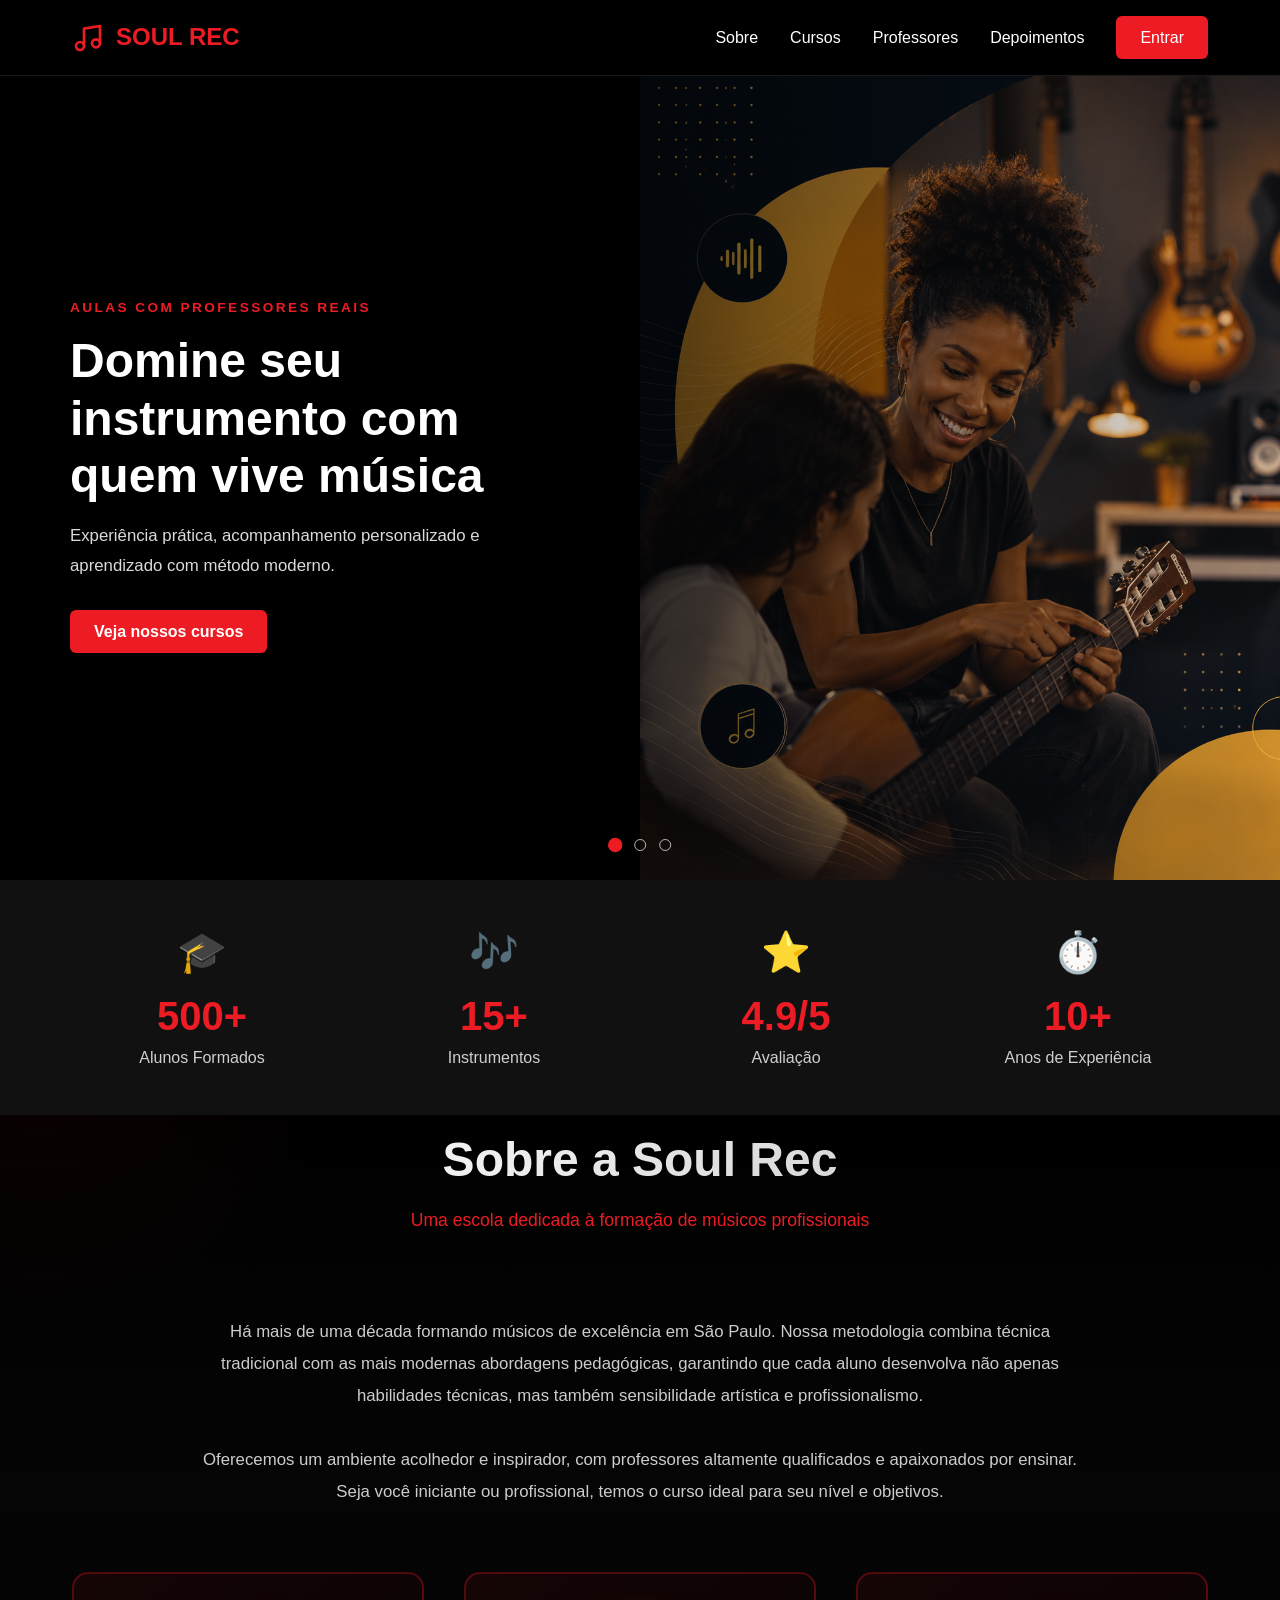
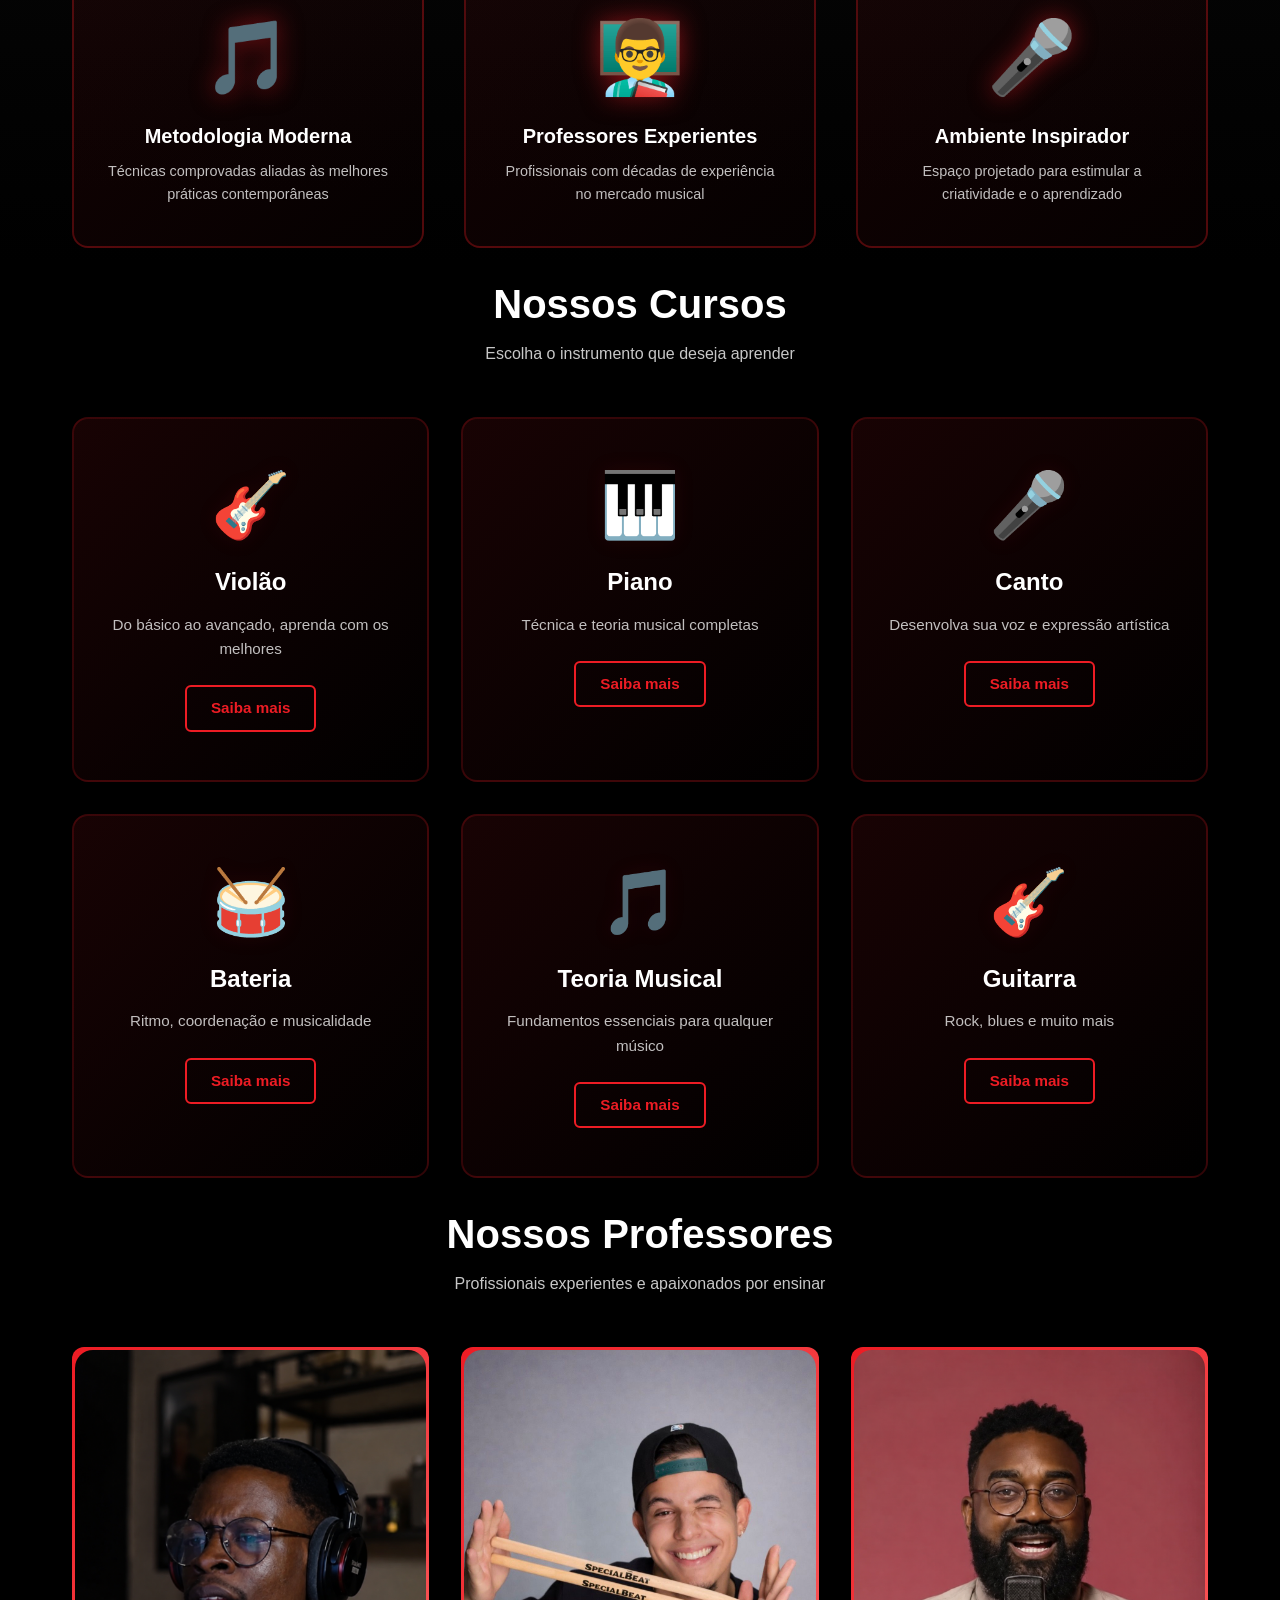
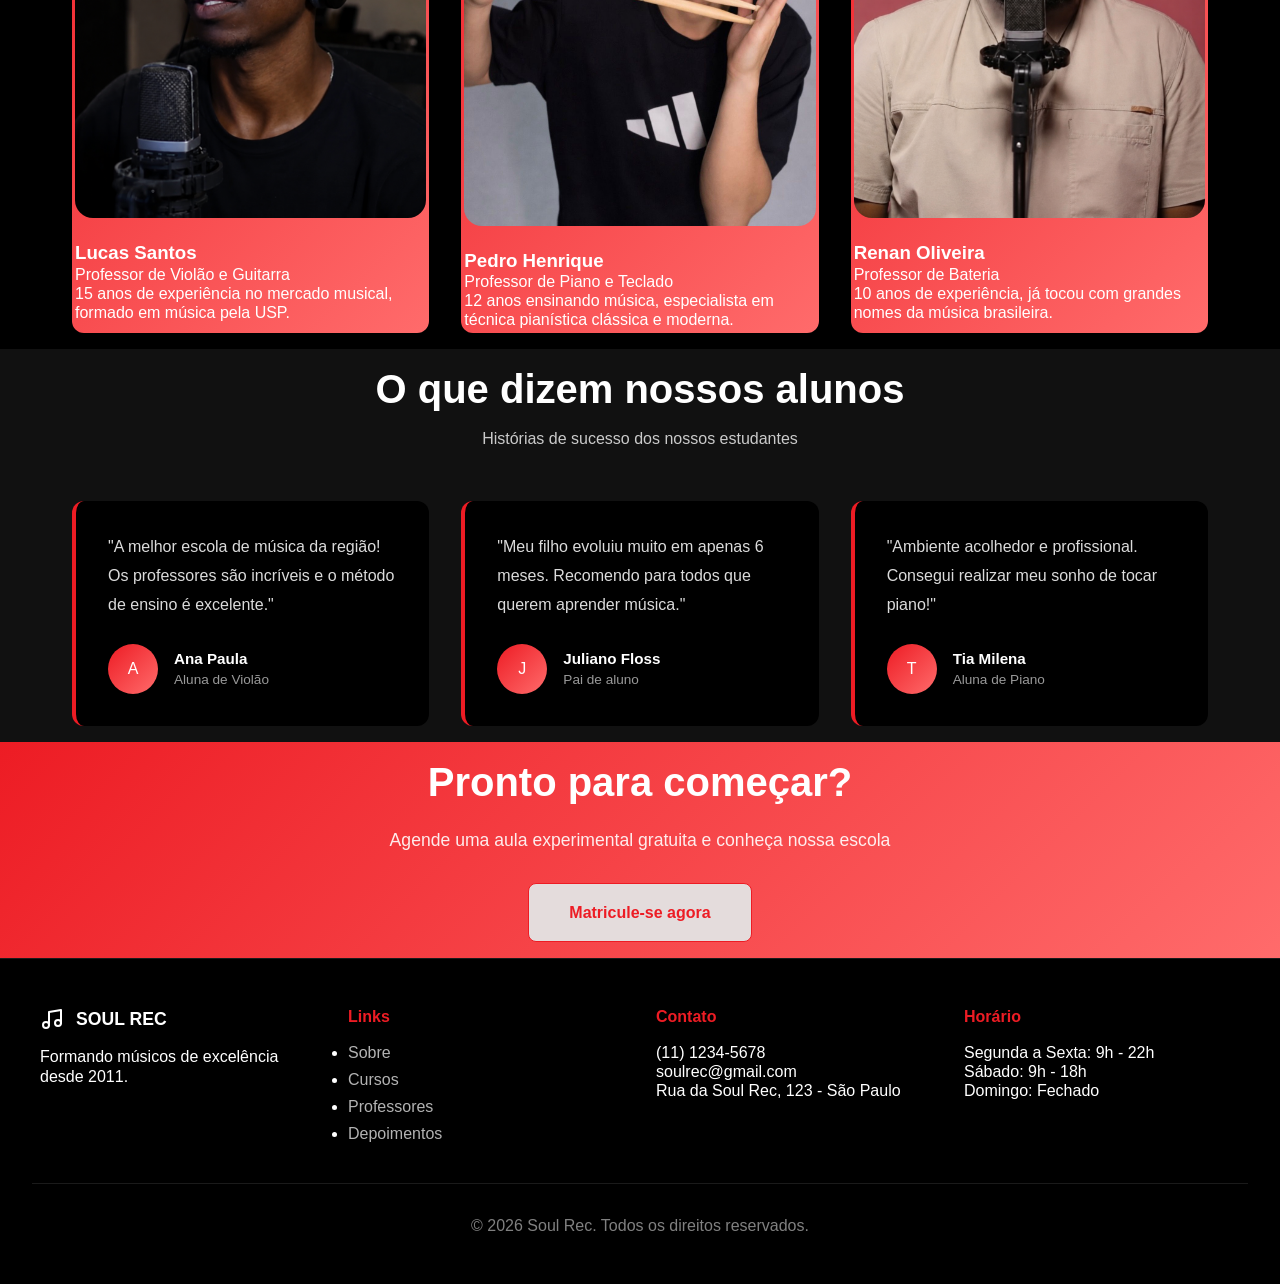
<file: index.html>
﻿<!DOCTYPE html>
<html lang="pt-br">
<head>
    <meta charset="UTF-8">
    <meta name="viewport" content="width=device-width, initial-scale=1.0">
    <title>SOUL REC - Escola de MÃºsica</title>
    <link rel="stylesheet" href="src/css/sony-style.css">
</head>
<body>
    <!-- Header/Navigation -->
    <header class="header">
        <nav class="nav">
            <div class="nav-container">
                <div class="nav-logo">
                    <a href="#">
                        <svg xmlns="http://w3.org/2000/svg" width="32" height="32" viewBox="0 0 24 24" fill="none" stroke="currentColor" stroke-width="2" stroke-linecap="round" stroke-linejoin="round" class="icon-music">
                            <path d="M9 18V5l12-2v13"></path>
                            <circle cx="6" cy="18" r="3"></circle>
                            <circle cx="18" cy="16" r="3"></circle>
                        </svg>
                        <span>SOUL REC</span>
                    </a>
                </div>

                <div class="nav-menu">
                    <a href="#about">Sobre</a>
                    <a href="#courses">Cursos</a>
                    <a href="#teachers">Professores</a>
                    <a href="#testimonials">Depoimentos</a>
                    <a href="src/login.html" class="btn-nav">Entrar</a>
                </div>

                <!-- Mobile menu button -->
                <button class="mobile-menu-btn" id="mobile-menu">
                    <span></span>
                    <span></span>
                    <span></span>
                </button>
            </div>
        </nav>
    </header>

    <!-- Hero Section -->
    <section class="hero">
        <div class="hero-slider" id="heroSlider">
            <!-- Slide 1 -->
            <div class="hero-slide active" data-slide="0">
                <div class="slide-content-wrapper">
                    <div class="slide-text-column">
                        <div class="slide-text">
                            <span class="slide-label">Aulas com professores reais</span >
                            <h2>Domine seu instrumento com quem vive música</h2>
                            <p>Experiência prática, acompanhamento personalizado e aprendizado com método moderno.</p>
                            <a href="#courses" class="btn-primary hero-scroll-btn">Veja nossos cursos</a>
                        </div>
                    </div>
                    <div class="slide-image-column" style="background-image: url('src/img/slide/slide1.png');"></div>
                </div>
            </div>
            
            <!-- Slide 2 -->
            <div class="hero-slide" data-slide="1">
                <div class="slide-content-wrapper">
                    <div class="slide-text-column">
                        <div class="slide-text">
                            <span class="slide-label">Crescimento musical rápido</span>
                            <h2>Transforme seu talento em performance</h2>
                            <p>Aprenda desde teoria até prática com aulas projetadas para seu ritmo.</p>
                            <a href="#courses" class="btn-primary hero-scroll-btn">Veja nossos cursos</a>
                        </div>
                    </div>
                    <div class="slide-image-column" style="background-image: url('src/img/slide/slide2.png');"></div>
                </div>
            </div>
            
            <!-- Slide 3 -->
            <div class="hero-slide" data-slide="2">
                <div class="slide-content-wrapper">
                    <div class="slide-text-column">
                        <div class="slide-text">
                            <span class="slide-label">Aulas presenciais e online</span>
                            <h2>Estude no seu tempo e no seu estilo</h2>
                            <p>Conteúdo flexível, técnicas atuais e preparo para o palco.</p>
                            <a href="#courses" class="btn-primary hero-scroll-btn">Veja nossos cursos</a>
                        </div>
                    </div>
                    <div class="slide-image-column" style="background-image: url('src/img/slide/slide3.png');"></div>
                </div>
            </div>
            
            <!-- Indicators -->
            <div class="slider-indicators" id="sliderIndicators">
                <button class="slide-dot active" data-index="0" aria-label="Slide 1"></button>
                <button class="slide-dot" data-index="1" aria-label="Slide 2"></button>
                <button class="slide-dot" data-index="2" aria-label="Slide 3"></button>
            </div>
        </div>
    </section>

    <!-- Stats Section -->
    <section class="stats">
        <div class="stats-container">
            <div class="stat-item">
                <div class="stat-icon">🎓</div>
                <div class="stat-number">500+</div>
                <div class="stat-label">Alunos Formados</div>
            </div>
            <div class="stat-item">
                <div class="stat-icon">🎶</div>
                <div class="stat-number">15+</div>
                <div class="stat-label">Instrumentos</div>
            </div>
            <div class="stat-item">
                <div class="stat-icon">⭐</div>
                <div class="stat-number">4.9/5</div>
                <div class="stat-label">Avaliação</div>
            </div>
            <div class="stat-item">
                <div class="stat-icon">⏱️</div>
                <div class="stat-number">10+</div>
                <div class="stat-label">Anos de Experiência</div>
            </div>
        </div>
    </section>

    <!-- About Section -->
    <section id="about" class="about">
        <div class="section-container">
            <div class="section-header">
                <h2>Sobre a Soul Rec</h2>
                <p>Uma escola dedicada à formação de músicos profissionais</p>
            </div>
            <div class="about-content">
                <div class="about-text">
                    <p>Há mais de uma década formando músicos de excelência em São Paulo. Nossa metodologia combina técnica tradicional com as mais modernas abordagens pedagógicas, garantindo que cada aluno desenvolva não apenas habilidades técnicas, mas também sensibilidade artística e profissionalismo.</p>
                    <p>Oferecemos um ambiente acolhedor e inspirador, com professores altamente qualificados e apaixonados por ensinar. Seja você iniciante ou profissional, temos o curso ideal para seu nível e objetivos.</p>
                </div>
                <div class="about-features">
                    <div class="feature-item">
                        <div class="feature-icon">🎵</div>
                        <h3>Metodologia Moderna</h3>
                        <p>Técnicas comprovadas aliadas às melhores práticas contemporâneas</p>
                    </div>
                    <div class="feature-item">
                        <div class="feature-icon">👨‍🏫</div>
                        <h3>Professores Experientes</h3>
                        <p>Profissionais com décadas de experiência no mercado musical</p>
                    </div>
                    <div class="feature-item">
                        <div class="feature-icon">
                            🎤
</div>
                        <h3>Ambiente Inspirador</h3>
                        <p>Espaço projetado para estimular a criatividade e o aprendizado</p>
                    </div>
                </div>
            </div>
        </div>
    </section>

    <!-- Courses Section -->
    <section id="courses" class="courses">
        <div class="section-container">
            <div class="section-header">
                <h2>Nossos Cursos</h2>
                <p>Escolha o instrumento que deseja aprender</p>
            </div>
            <div class="courses-grid">
                <div class="course-card">
                    <div class="course-icon">🎸</div>
                    <h3>Violão</h3>
                    <p>Do básico ao avançado, aprenda com os melhores</p>
                    <a href="#" class="course-link">Saiba mais</a>
                </div>
                <div class="course-card">
                    <div class="course-icon">🎹</div>
                    <h3>Piano</h3>
                    <p>Técnica e teoria musical completas</p>
                    <a href="#" class="course-link">Saiba mais</a>
                </div>
                <div class="course-card">
                    <div class="course-icon">🎤</div>
                    <h3>Canto</h3>
                    <p>Desenvolva sua voz e expressão artística</p>
                    <a href="#" class="course-link">Saiba mais</a>
                </div>
                <div class="course-card">
                    <div class="course-icon">🥁</div>
                    <h3>Bateria</h3>
                    <p>Ritmo, coordenação e musicalidade</p>
                    <a href="#" class="course-link">Saiba mais</a>
                </div>
                <div class="course-card">
                    <div class="course-icon">🎵</div>
                    <h3>Teoria Musical</h3>
                    <p>Fundamentos essenciais para qualquer músico</p>
                    <a href="#" class="course-link">Saiba mais</a>
                </div>
                <div class="course-card">
                    <div class="course-icon">🎸</div>
                    <h3>Guitarra</h3>
                    <p>Rock, blues e muito mais</p>
                    <a href="#" class="course-link">Saiba mais</a>
                </div>
            </div>
        </div>
    </section>

    <!-- Teachers Section -->
    <section id="teachers" class="teachers">
        <div class="section-container">
            <div class="section-header">
                <h2>Nossos Professores</h2>
                <p>Profissionais experientes e apaixonados por ensinar</p>
            </div>
            <div class="teachers-grid">
                <div class="teacher-card">
                    <div class="teacher-photo">
                        <img src="src/img/teacher/lucasnegro.png" alt="Lucas Santos">
                    </div>
                    <div class="teacher-info">
                        <h3>Lucas Santos</h3>
                        <p class="teacher-role">Professor de Violão e Guitarra</p>
                        <p class="teacher-bio">15 anos de experiência no mercado musical, formado em música pela USP.</p>
                    </div>
                </div>
                <div class="teacher-card">
                    <div class="teacher-photo">
                        <img src="src/img/teacher/pedrobranco.jpeg" alt="Pedro Henrique">
                    </div>
                    <div class="teacher-info">
                        <h3>Pedro Henrique</h3>
                        <p class="teacher-role">Professor de Piano e Teclado</p>
                        <p class="teacher-bio">12 anos ensinando música, especialista em técnica pianí­stica clássica e moderna.</p>
                    </div>
                </div>
                <div class="teacher-card">
                    <div class="teacher-photo">
                        <img src="src/img/teacher/renannegro.png" alt="Renan Oliveira">
                    </div>
                    <div class="teacher-info">
                        <h3>Renan Oliveira</h3>
                        <p class="teacher-role">Professor de Bateria</p>
                        <p class="teacher-bio">10 anos de experiência, já tocou com grandes nomes da música brasileira.</p>
                    </div>
                </div>
            </div>
        </div>
    </section>

    <!-- Testimonials Section -->
    <section id="testimonials" class="testimonials">
        <div class="section-container">
            <div class="section-header">
                <h2>O que dizem nossos alunos</h2>
                <p>Histórias de sucesso dos nossos estudantes</p>
            </div>
            <div class="testimonials-grid">
                <div class="testimonial-card">
                    <div class="testimonial-content">
                        <p>"A melhor escola de música da região! Os professores são incríveis e o método de ensino é excelente."</p>
                    </div>
                    <div class="testimonial-author">
                        <div class="author-avatar">A</div>
                        <div class="author-info">
                            <h4>Ana Paula</h4>
                            <p>Aluna de Violão</p>
                        </div>
                    </div>
                </div>
                <div class="testimonial-card">
                    <div class="testimonial-content">
                        <p>"Meu filho evoluiu muito em apenas 6 meses. Recomendo para todos que querem aprender música."</p>
                    </div>
                    <div class="testimonial-author">
                        <div class="author-avatar">J</div>
                        <div class="author-info">
                            <h4>Juliano Floss</h4>
                            <p>Pai de aluno</p>
                        </div>
                    </div>
                </div>
                <div class="testimonial-card">
                    <div class="testimonial-content">
                        <p>"Ambiente acolhedor e profissional. Consegui realizar meu sonho de tocar piano!"</p>
                    </div>
                    <div class="testimonial-author">
                        <div class="author-avatar">T</div>
                        <div class="author-info">
                            <h4>Tia Milena</h4>
                            <p>Aluna de Piano</p>
                        </div>
                    </div>
                </div>
            </div>
        </div>
    </section>

    <!-- CTA Section -->
    <section class="cta">
        <div class="cta-container">
            <div class="cta-content">
                <h2>Pronto para começar?</h2>
                <p>Agende uma aula experimental gratuita e conheça nossa escola</p>
                <a href="src/register.html" class="btn-cta">Matricule-se agora</a>
            </div>
        </div>
    </section>

    <!-- Footer -->
    <footer class="footer">
        <div class="footer-container">
            <div class="footer-section">
                <div class="footer-logo">
                    <svg xmlns="http://w3.org/2000/svg" width="24" height="24" viewBox="0 0 24 24" fill="none" stroke="currentColor" stroke-width="2" stroke-linecap="round" stroke-linejoin="round" class="icon-music">
                        <path d="M9 18V5l12-2v13"></path>
                        <circle cx="6" cy="18" r="3"></circle>
                        <circle cx="18" cy="16" r="3"></circle>
                    </svg>
                    <span>SOUL REC</span>
                </div>
                <p>Formando músicos de excelência desde 2011.</p>
            </div>
            <div class="footer-section">
                <h3>Links</h3>
                <ul>
                    <li><a href="#about">Sobre</a></li>
                    <li><a href="#courses">Cursos</a></li>
                    <li><a href="#teachers">Professores</a></li>
                    <li><a href="#testimonials">Depoimentos</a></li>
                </ul>
            </div>
            <div class="footer-section">
                <h3>Contato</h3>
                <p>(11) 1234-5678</p>
                <p>soulrec@gmail.com</p>
                <p>Rua da Soul Rec, 123 - São Paulo</p>
            </div>
            <div class="footer-section">
                <h3>Horário</h3>
                <p>Segunda a Sexta: 9h - 22h</p>
                <p>Sábado: 9h - 18h</p>
                <p>Domingo: Fechado</p>
            </div>
        </div>
        <div class="footer-bottom">
            <p>&copy; 2026 Soul Rec. Todos os direitos reservados.</p>
        </div>
    </footer>

    <script src="js/main.js"></script>
</body>
</html>
</file>
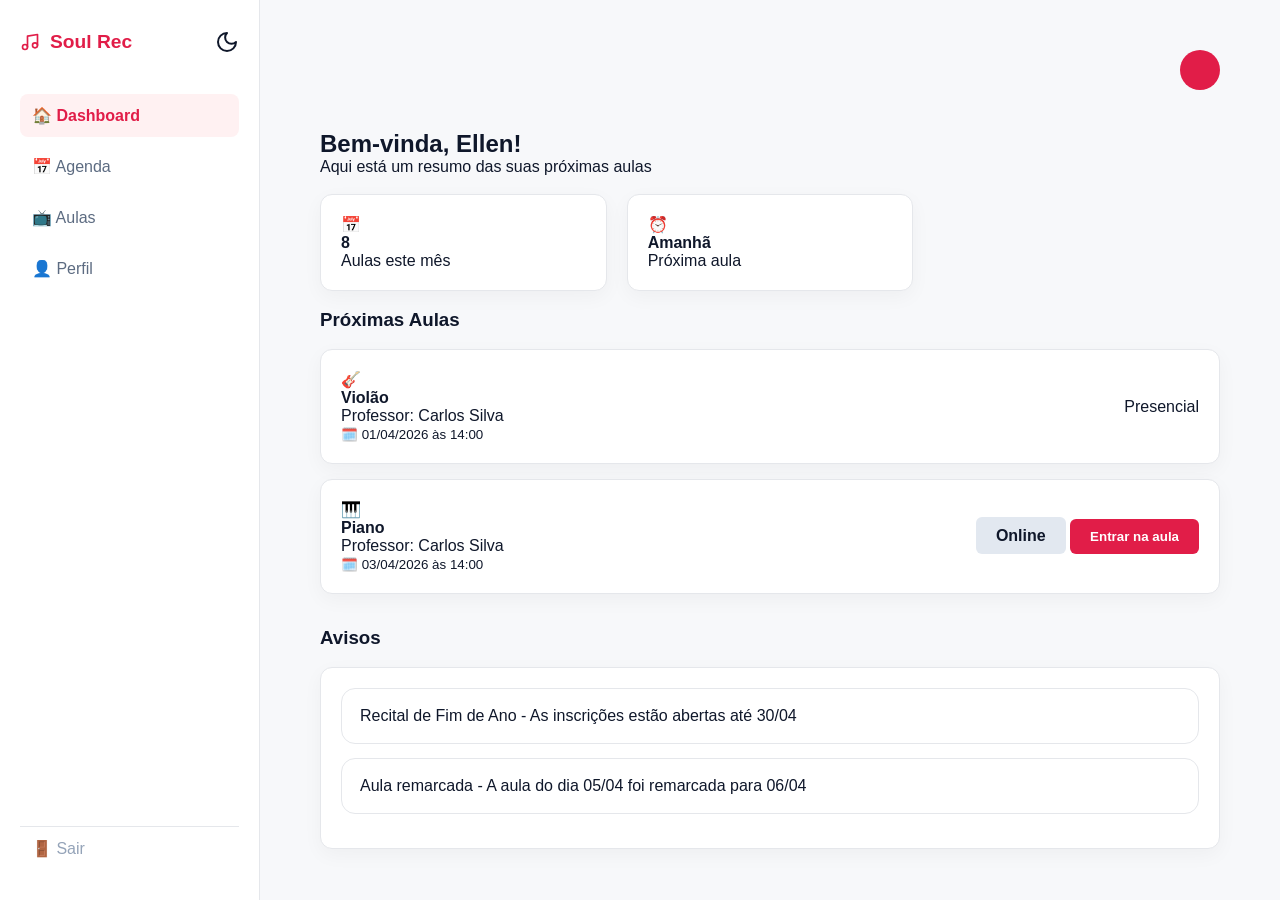
<file: src/admin.html>
<!DOCTYPE html>
<html lang="pt-br">
<head>
    <meta charset="UTF-8">
    <meta name="viewport" content="width=device-width, initial-scale=1.0">
    <title>Soul Rec</title>
    <link rel="stylesheet" href="css/dashboard.css">
</head>
<body>
    <div class="dashboard-wrapper">
        <!-- Icone e nome da escola -->
        <aside class="sidebar" id="sidebar">
            <div class="sidebar-header">
                <div class="sidebar-logo">
                    <svg xmlns="http://w3.org" width="20" height="20" viewBox="0 0 24 24" fill="none" stroke="currentColor" stroke-width="2" stroke-linecap="round" stroke-linejoin="round" class="icon-music"><path d="M9 18V5l12-2v13"></path><circle cx="6" cy="18" r="3"></circle><circle cx="18" cy="16" r="3"></circle></svg>
                    <span>Soul Rec</span>
                </div>
                <div class="sidebar-controls">
                    <svg id="theme-toggle" xmlns="http://www.w3.org/2000/svg" width="24" height="24" viewBox="0 0 24 24" fill="none" stroke="currentColor" stroke-width="2" stroke-linecap="round" stroke-linejoin="round" class="theme-toggle-icon"><path d="M12 3a6 6 0 0 0 9 9 9 9 0 1 1-9-9Z"></path></svg>
                    <button class="mobile-close" id="btnCloseMobile">✕</button>
                </div>
            </div>
            
            <!--Menu de opções-->
           <nav class="sidebar-nav">
                <a href="#" id="link-dashboard" class="active">🏠 Dashboard</a>
                <a href="javascript:void(0)" id="link-agenda">📅 Agenda</a>
                <a href="#" id="link-aulas" >📺 Aulas</a>
                <a href="#" id="link-cursos" style="display: none;">📓 Cursos</a>
                <a href="#" id="link-professores" style="display: none;">👨‍🏫 Professores</a>
                <a href="#">👤 Perfil</a>
                
            </nav>

            <a href="login.html" class="logout">🚪 Sair</a>
            
        </aside>

        <main class="main-content">
            <header class="main-header">
                <button class="mobile-toggle" id="btnMenuMobile">☰</button>

                <div class="welcome-text">
                    <h1 id="page-title"></h1> <!-- ID para mudar o título via JS -->
                </div>

                <div class="user-profile">
                    <div class="user-info">
                        <strong id="userName"></strong>
                        <small id="userRole"></small>
                    </div>
                    <div class="user-avatar" id="userAvatar"></div>
                </div>
            </header>

            <!-- SEÇÃO 1: Conteúdo Principal -->
            <div id="content-home">
                <h2 id="welcomeTitle">Bem-vinda, Ellen!</h2>
                <p>Aqui está um resumo das suas próximas aulas</p><br>
                <!-- Cards de Resumo -->
                <div class="summary-cards">
                    <div class="card">
                        <div class="card-icon red">📅</div>
                        <div>
                            <strong>8</strong>
                            <p>Aulas este mês</p>
                        </div>
                    </div>
                    <div class="card">
                        <div class="card-icon orange">⏰</div>
                        <div>
                            <strong>Amanhã</strong>
                            <p>Próxima aula</p>
                        </div>
                    </div>
                </div>

                <!-- Lista de Próximas Aulas -->
                <section class="next-classes">
                    <br><h3>Próximas Aulas</h3><br>
                    
                    <div class="class-item">
                        <div class="class-info">
                            <div class="class-icon">🎸</div>
                            <div>
                                <h4>Violão</h4>
                                <p>Professor: Carlos Silva</p>
                                <small>🗓️ 01/04/2026 às 14:00</small>
                            </div>
                        </div>
                        <span class="tag tag-presencial">Presencial</span>
                    </div>

                    <div class="class-item">
                        <div class="class-info">
                            <div class="class-icon">🎹</div>
                            <div>
                                <h4>Piano</h4>
                                <p>Professor: Carlos Silva</p>
                                <small>🗓️ 03/04/2026 às 14:00</small>
                            </div>
                        </div>
                        <div class="class-actions">
                            <span class="tag-online">Online</span>
                            <button class="btn-join">Entrar na aula</button>
                        </div>
                    </div>
                </section>

                <!-- AVISOS-->
                <section class="notices-container">
                 <br><h3>Avisos</h3><br>

                    <div class="notices-card" id="noticesCard"></div>

                    <div class="notice-editor" id="noticeEditor" style="display: none; margin-top: 1rem; gap: 0.75rem;">
                        <textarea id="noticeText" rows="3" placeholder="Digite o aviso..." style="width:100%; padding:12px; border-radius:12px; border:1px solid rgba(0,0,0,0.15);"></textarea>
                        <div class="notice-actions" style="display:flex; gap:0.75rem; flex-wrap:wrap;">
                            <button id="saveNoticeBtn" type="button" class="notice-action save">Salvar aviso</button>
                            <button id="cancelNoticeBtn" type="button" class="notice-action cancel">Cancelar</button>
                            <button id="addNoticeBtn" type="button" class="notice-action edit">Novo aviso</button>
                        </div>
                    </div>
                </section>

            </div>

            <!-- SEÇÃO 2: AGENDA  -->
            <div id="content-agenda" style="display: none;">
                <div class="agenda-header">
                    <h2></h2>
                    <p>Visualize e gerencie suas aulas agendadas</p><br>
                    
                </div>
                
                <div class="calendar-container">
                    <div class="calendar-controls">
                        <h3 id="month-display"></h3>
                        <div class="calendar-arrows">
                            <button type="button" id="prev-month" title="Mês Anterior">⟨</button>
                            <button type="button" id="next-month" title="Próximo Mês">⟩</button>
                        </div>
                    </div>

                    <!-- Grade do Calendário  -->
                    <div class="calendar-grid" id="calendar-grid">
                    </div>
                </div>
            </div>

            <!-- SEÇÃO 3: VIDEOAULAS -->
            <div id="content-aulas" style="display: none;">
                <div class="aulas-header">
                    <p>Acesse o conteúdo gravado e estude no seu ritmo</p><br>
                </div>

                <!-- Frame de Filtros -->
                <section class="filters-frame">

                    <div class="filter-chip" onclick="FilterUI.toggleCalendar(this)">
                        <span>Data</span>
                        <span id="dataValue">dd/mm/yyyy 📆</span>

                        <div class="calendar"></div>
                    </div>


                    <div class="filter-chip input-chip">
                        <span>Nome do Vídeo</span>
                        <input type="text" placeholder="Buscar..." id="searchInput">
                    </div>

                    <div class="filter-chip" onclick="FilterUI.toggleDropdown(this)">
                            <span>Professor</span>
                            <span id="professorValue">Todos</span>

                            <div class="dropdown">
                                <div onclick="FilterUI.selectOption(event,'professorValue','Todos')">Todos</div>
                                <div onclick="FilterUI.selectOption(event,'professorValue','Carlos Silva')">Carlos Silva</div>
                                <div onclick="FilterUI.selectOption(event,'professorValue','Lucas Santos')">Lucas Santos</div>
                            </div>
                    </div>

                    <div class="filter-chip" onclick="FilterUI.toggleDropdown(this)">
                            <span>Ordenar</span>
                            <span id="orderValue">Mais recentes</span>

                            <div class="dropdown">
                                <div onclick="FilterUI.selectOption(event,'orderValue','Mais recentes')">Mais recentes</div>
                                <div onclick="FilterUI.selectOption(event,'orderValue','Mais antigos')">Mais antigos</div>
                                <div onclick="FilterUI.selectOption(event,'orderValue','A-Z')">A-Z</div>
                            </div>
                    </div>


                    <button class="btn-filter">Filtrar</button>

                </section>

                <br><br>
                <!-- Galeria de Vídeos -->
                <div class="video-grid"></div>

                <div class="video-modal" id="videoModal">
                    <div class="video-modal-content">

                        <button class="close-modal" onclick="closeVideo()">✕</button>

                        <video id="modalVideo" controls controlsList="nodownload">
                            <source id="modalSource" src="" type="video/mp4">
                            Seu navegador não suporta vídeo.
                        </video>

                    </div>
                </div>
            </div>

        </main>

    </div>

    <script src="../js/admin.js"></script>

</body>
</html>
</file>
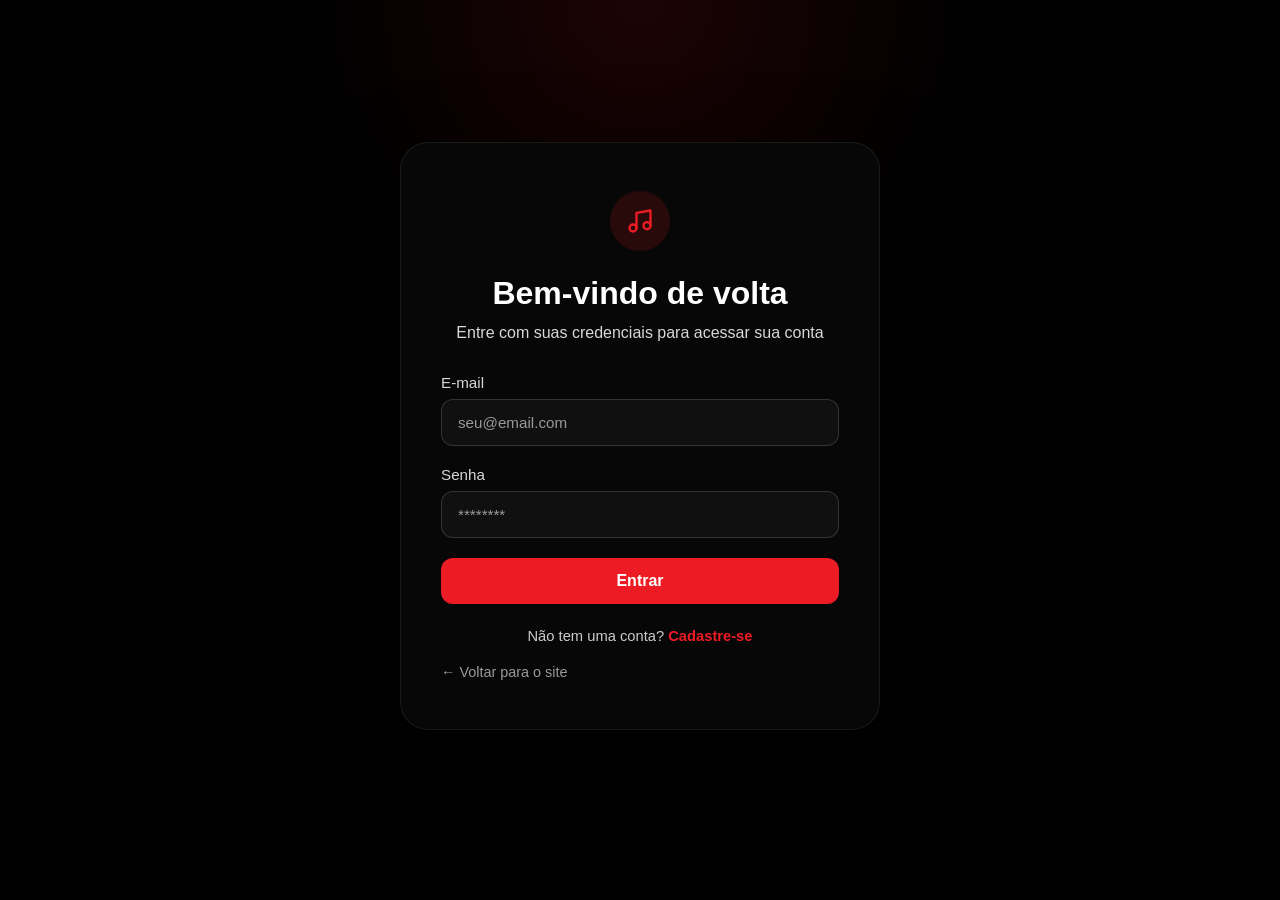
<file: src/login.html>
<!DOCTYPE html>
<html lang="pt-br">
<head>
    <meta charset="UTF-8">
    <meta name="viewport" content="width=device-width, initial-scale=1.0">
    <title>Login - Soul Rec</title>
    <link rel="stylesheet" href="css/login.css">
</head>
<body>

    <main class="login-hero">
        <div class="login-card">
            <div class="icon-header">
                <svg xmlns="http://www.w3.org/2000/svg" width="28" height="28" viewBox="0 0 24 24" fill="none" stroke="currentColor" stroke-width="2" stroke-linecap="round" stroke-linejoin="round" class="icon-music">
                    <path d="M9 18V5l12-2v13"></path>
                    <circle cx="6" cy="18" r="3"></circle>
                    <circle cx="18" cy="16" r="3"></circle>
                </svg>
            </div>
            <h2>Bem-vindo de volta</h2>
            <p class="subtitle">Entre com suas credenciais para acessar sua conta</p>

            <form id="formLogin">
                <div class="input-group">
                    <label for="email">E-mail</label>
                    <input id="email" type="email" placeholder="seu@email.com" required>
                </div>
                <div class="input-group">
                    <label for="password">Senha</label>
                    <input id="password" type="password" placeholder="********" required>
                </div>
                <button type="submit" class="btn-login">Entrar</button>
            </form>

            <p class="signup-text">Não tem uma conta? <a href="register.html">Cadastre-se</a></p>
            <a href="../index.html" class="back-link">← Voltar para o site</a>
        </div>
    </main>

    <script src="../js/main.js"></script>

</body>
</html>
</file>
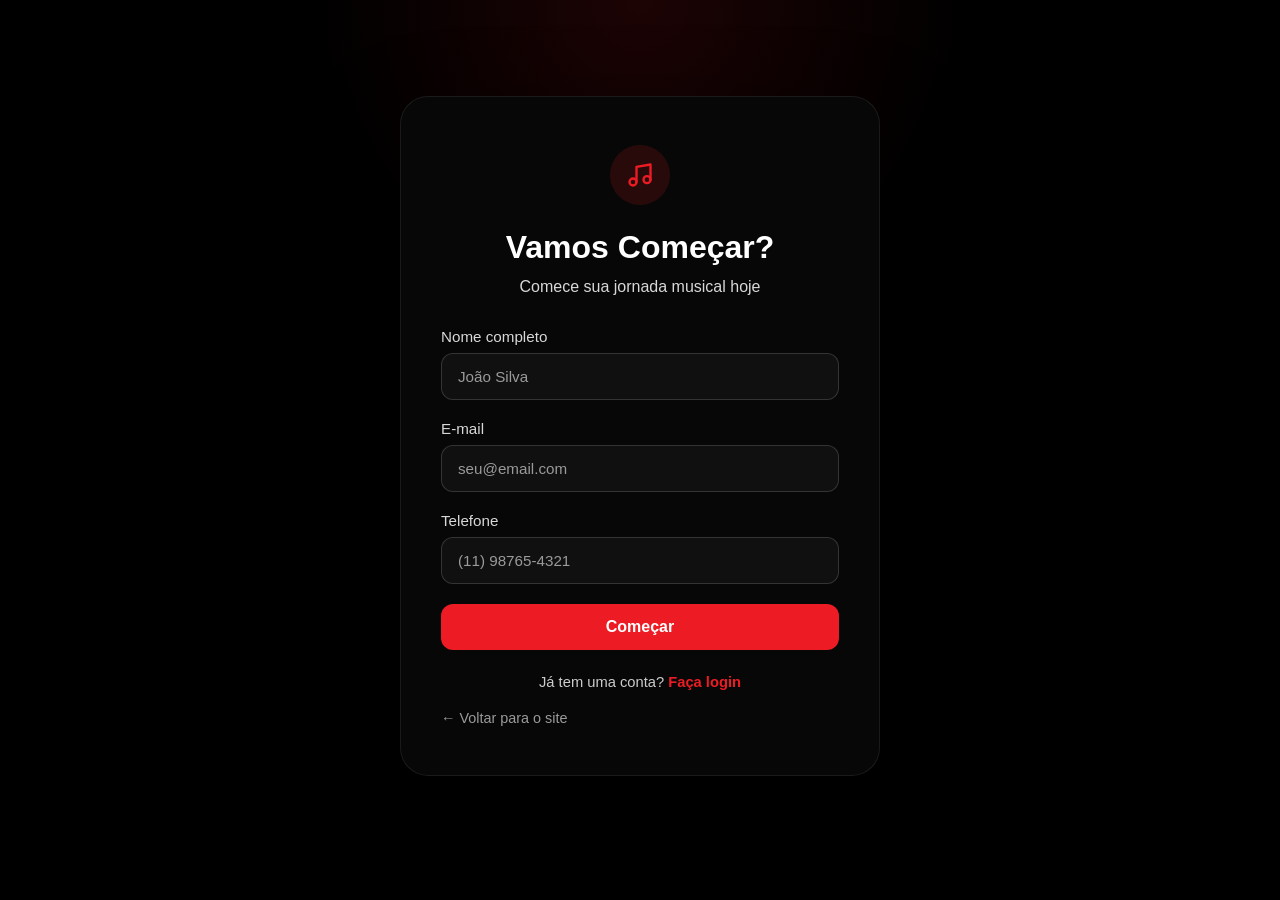
<file: src/register.html>
<!DOCTYPE html>
<html lang="pt-br">
<head>
    <meta charset="UTF-8">
    <meta name="viewport" content="width=device-width, initial-scale=1.0">
    <title>Registrar - Soul Rec</title>
    <link rel="stylesheet" href="css/login.css">
</head>
<body>
    <main class="login-hero">
        <div class="login-card">
            <div class="icon-header">
                <svg xmlns="http://www.w3.org/2000/svg" width="28" height="28" viewBox="0 0 24 24" fill="none" stroke="currentColor" stroke-width="2" stroke-linecap="round" stroke-linejoin="round" class="icon-music">
                    <path d="M9 18V5l12-2v13"></path>
                    <circle cx="6" cy="18" r="3"></circle>
                    <circle cx="18" cy="16" r="3"></circle>
                </svg>
            </div>

            <h2>Vamos Começar?</h2>
            <p class="subtitle">Comece sua jornada musical hoje</p>

            <form id="formMatricula">
                <div class="input-group">
                    <label for="nome">Nome completo</label>
                    <input type="text" id="nome" placeholder="João Silva" required>
                </div>
                <div class="input-group">
                    <label for="email">E-mail</label>
                    <input type="email" id="email" placeholder="seu@email.com" required>
                </div>
                <div class="input-group">
                    <label for="telefone">Telefone</label>
                    <input type="tel" id="telefone" placeholder="(11) 98765-4321" required>
                </div>
                <button type="submit" class="btn-login">Começar</button>
            </form>

            <p class="signup-text">Já tem uma conta? <a href="login.html">Faça login</a></p>
            <a href="../index.html" class="back-link">← Voltar para o site</a>
        </div>

        <div id="success-message" class="success-card" style="display: none;">
            <div class="icon-header" style="background-color: #d4edda; color: #28a745;">
                <svg xmlns="http://www.w3.org/2000/svg" width="24" height="24" viewBox="0 0 24 24" fill="none" stroke="currentColor" stroke-width="3" stroke-linecap="round" stroke-linejoin="round"><polyline points="20 6 9 17 4 12"></polyline></svg>
            </div>
            <h2 style="color: #28a745;">Matrícula Enviada!</h2>
            <p class="subtitle">Volte para nosso site e conheça sobre a escola!</p>
        </div>
    </main>

    <script src="../js/main.js"></script>
</body>
</html>
</file>
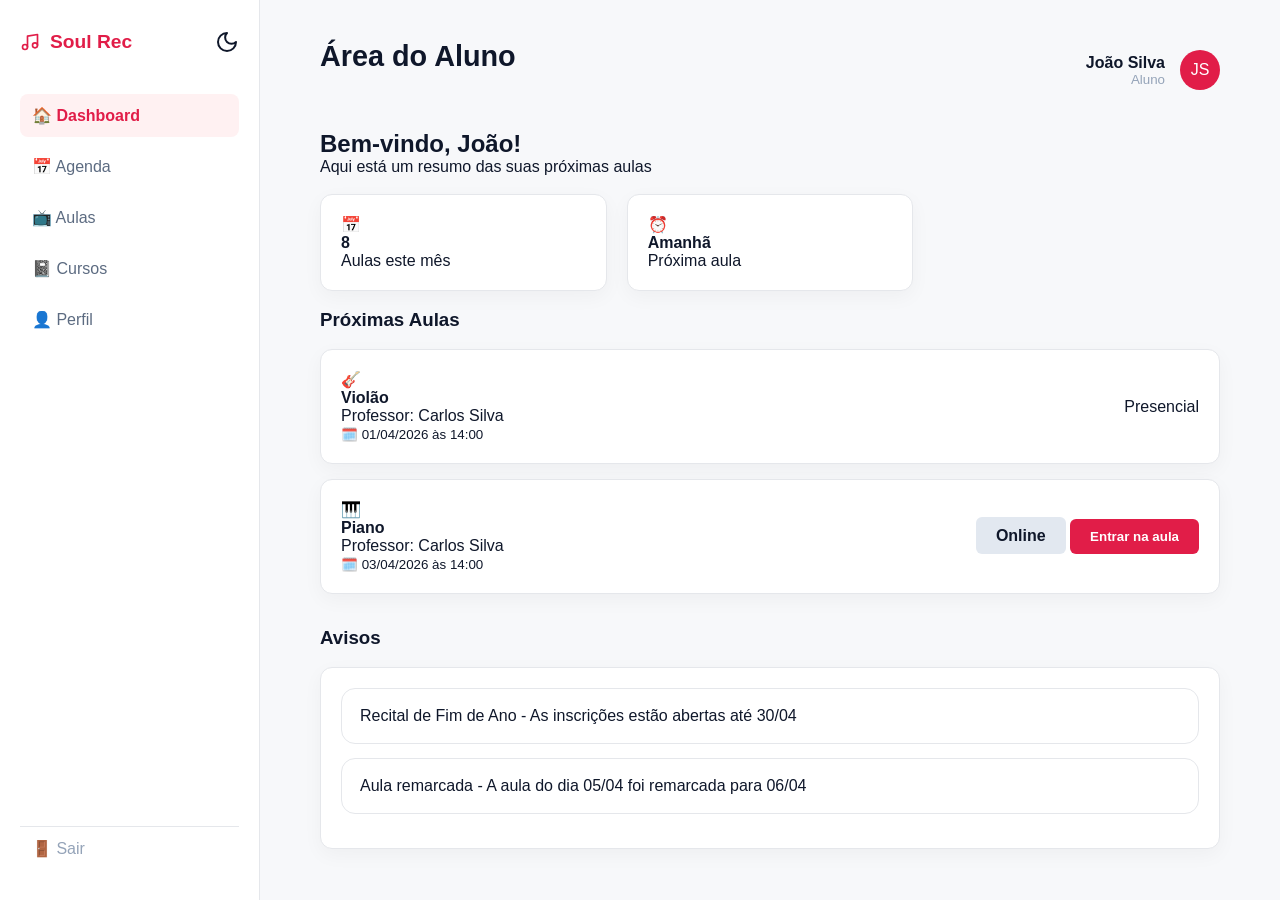
<file: src/student.html>
<!DOCTYPE html>
<html lang="pt-br">
<head>
    <meta charset="UTF-8">
    <meta name="viewport" content="width=device-width, initial-scale=1.0">
    <title>Soul Rec</title>
    <link rel="stylesheet" href="css/dashboard.css">
</head>
<body>
    <div class="dashboard-wrapper">
<!-- Icone e nome da escola -->
        <aside class="sidebar" id="sidebar">
            <div class="sidebar-header">
                <div class="sidebar-logo">
                    <svg xmlns="http://w3.org" width="20" height="20" viewBox="0 0 24 24" fill="none" stroke="currentColor" stroke-width="2" stroke-linecap="round" stroke-linejoin="round" class="icon-music"><path d="M9 18V5l12-2v13"></path><circle cx="6" cy="18" r="3"></circle><circle cx="18" cy="16" r="3"></circle></svg>
                    <span>Soul Rec</span>
                </div>
                <div class="sidebar-controls">
                    <svg id="theme-toggle" xmlns="http://www.w3.org/2000/svg" width="24" height="24" viewBox="0 0 24 24" fill="none" stroke="currentColor" stroke-width="2" stroke-linecap="round" stroke-linejoin="round" class="theme-toggle-icon"><path d="M12 3a6 6 0 0 0 9 9 9 9 0 1 1-9-9Z"></path></svg>
                    <button class="mobile-close" id="btnCloseMobile">✕</button>
                </div>
            </div>
            
            <!--Menu de opções-->
           <nav class="sidebar-nav">
                <a href="#" id="link-dashboard" class="active">🏠 Dashboard</a>
                <a href="javascript:void(0)" id="link-agenda">📅 Agenda</a>
                <a href="#" id="link-aulas">📺 Aulas</a>
                <a href="#" id="link-cursos">📓 Cursos</a>
                <a href="#">👤 Perfil</a>
            </nav>

            <a href="../index.html" class="logout">🚪 Sair</a>
        </aside>

        <main class="main-content">
            <header class="main-header">
                <button class="mobile-toggle" id="btnMenuMobile">☰</button>

                <div class="welcome-text">
                    <h1 id="page-title">Área do Aluno</h1> <!-- ID para mudar o título via JS -->
                </div>

                <div class="user-profile">
                    <div class="user-info">
                        <strong>João Silva</strong>
                        <small>Aluno</small>
                    </div>
                    <div class="user-avatar">JS</div>
                </div>
            </header>

            <!-- SEÇÃO 1: Conteúdo Principal -->
            <div id="content-home">
                <h2>Bem-vindo, João!</h2>
                <p>Aqui está um resumo das suas próximas aulas</p><br>
                <!-- Cards de Resumo -->
                <div class="summary-cards">
                    <div class="card">
                        <div class="card-icon red">📅</div>
                        <div>
                            <strong>8</strong>
                            <p>Aulas este mês</p>
                        </div>
                    </div>
                    <div class="card">
                        <div class="card-icon orange">⏰</div>
                        <div>
                            <strong>Amanhã</strong>
                            <p>Próxima aula</p>
                        </div>
                    </div>
                </div>

                <!-- Lista de Próximas Aulas -->
                <section class="next-classes">
                    <br><h3>Próximas Aulas</h3><br>
                    
                    <div class="class-item">
                        <div class="class-info">
                            <div class="class-icon">🎸</div>
                            <div>
                                <h4>Violão</h4>
                                <p>Professor: Carlos Silva</p>
                                <small>🗓️ 01/04/2026 às 14:00</small>
                            </div>
                        </div>
                        <span class="tag tag-presencial">Presencial</span>
                    </div>

                    <div class="class-item">
                        <div class="class-info">
                            <div class="class-icon">🎹</div>
                            <div>
                                <h4>Piano</h4>
                                <p>Professor: Carlos Silva</p>
                                <small>🗓️ 03/04/2026 às 14:00</small>
                            </div>
                        </div>
                        <div class="class-actions">
                            <span class="tag-online">Online</span>
                            <button class="btn-join">Entrar na aula</button>
                        </div>
                    </div>
                </section>

                <!-- AVISOS-->
                <section class="notices-container">
                 <br><h3>Avisos</h3><br>

                    <div class="notices-card" id="noticesCardStudent"></div>
                </section>

            </div>

            <!-- SEÇÃO 2: AGENDA  -->
            <div id="content-agenda" style="display: none;">
                <div class="agenda-header">
                    <h2></h2>
                    <p>Visualize e gerencie suas aulas agendadas</p><br>
                    
                </div>
                
                <div class="calendar-container">
                    <div class="calendar-controls">
                        <h3 id="month-display"></h3>
                        <div class="calendar-arrows">
                            <button type="button" id="prev-month" title="Mês Anterior">⟨</button>
                            <button type="button" id="next-month" title="Próximo Mês">⟩</button>
                        </div>
                    </div>

                    <!-- Grade do Calendário  -->
                    <div class="calendar-grid" id="calendar-grid">
                    </div>
                </div>
            </div>

            <!-- SEÇÃO 3: CURSOS -->
            <div id="content-cursos" style="display: none;">
                <div class="cursos-header">
                    <h2>Cursos Disponíveis</h2>
                    <p>Explore e escolha o instrumento que deseja aprender</p><br>
                </div>

                <!-- Frame de Filtros -->
                <section class="filters-frame">
                    <div class="filter-chip input-chip">
                        <span>Buscar Curso</span>
                        <input type="text" placeholder="Digite o instrumento..." id="searchCurso">
                    </div>

                    <div class="filter-chip" onclick="FilterUI.toggleDropdown(this)">
                        <span>Nível</span>
                        <span id="nivelValue">Todos</span>
                        <div class="dropdown">
                            <div onclick="FilterUI.selectOption(event,'nivelValue','Todos')">Todos</div>
                            <div onclick="FilterUI.selectOption(event,'nivelValue','Iniciante')">Iniciante</div>
                            <div onclick="FilterUI.selectOption(event,'nivelValue','Intermediário')">Intermediário</div>
                            <div onclick="FilterUI.selectOption(event,'nivelValue','Avançado')">Avançado</div>
                        </div>
                    </div>

                    <button class="btn-filter" id="btnFiltrarCursos">Filtrar</button>
                </section>

                <br><br>
                <!-- Grade de Cursos -->
                <div class="cursos-grid" id="cursosGrid"></div>

                <!-- Modal de Compra -->
                <div class="purchase-modal" id="purchaseModal" style="display: none;">
                    <div class="purchase-modal-content">
                        <button class="close-modal" onclick="closePurchaseModal()">✕</button>
                        <h2 id="modalCursoNome"></h2>
                        <p id="modalCursoDesc"></p>
                        <div class="modal-details">
                            <p><strong>Professor:</strong> <span id="modalCursoProf"></span></p>
                            <p><strong>Nível:</strong> <span id="modalCursoNivel"></span></p>
                            <p><strong>Duração:</strong> <span id="modalCursoDuracao"></span></p>
                            <p><strong>Valor:</strong> <span id="modalCursoValor"></span></p>
                        </div>
                        <button class="btn-compra" onclick="comprarCurso()">Realizar Compra</button>
                    </div>
                </div>
            </div>

            <!-- SEÇÃO 4: VIDEOAULAS -->
            <div id="content-aulas" style="display: none;">
                <div class="aulas-header">
                    <p>Acesse o conteúdo gravado e estude no seu ritmo</p><br>
                </div>

                <!-- Frame de Filtros -->
                <section class="filters-frame">

                    <div class="filter-chip" onclick="FilterUI.toggleCalendar(this)">
                        <span>Data</span>
                        <span id="dataValue">dd/mm/yyyy 📆</span>

                        <div class="calendar"></div>
                    </div>


                    <div class="filter-chip input-chip">
                        <span>Nome do Vídeo</span>
                        <input type="text" placeholder="Buscar..." id="searchInput">
                    </div>

                    <div class="filter-chip" onclick="FilterUI.toggleDropdown(this)">
                            <span>Professor</span>
                            <span id="professorValue">Todos</span>

                            <div class="dropdown">
                                <div onclick="FilterUI.selectOption(event,'professorValue','Todos')">Todos</div>
                                <div onclick="FilterUI.selectOption(event,'professorValue','Carlos Silva')">Carlos Silva</div>
                                <div onclick="FilterUI.selectOption(event,'professorValue','Lucas Santos')">Lucas Santos</div>
                            </div>
                    </div>

                    <div class="filter-chip" onclick="FilterUI.toggleDropdown(this)">
                            <span>Ordenar</span>
                            <span id="orderValue">Mais recentes</span>

                            <div class="dropdown">
                                <div onclick="FilterUI.selectOption(event,'orderValue','Mais recentes')">Mais recentes</div>
                                <div onclick="FilterUI.selectOption(event,'orderValue','Mais antigos')">Mais antigos</div>
                                <div onclick="FilterUI.selectOption(event,'orderValue','A-Z')">A-Z</div>
                            </div>
                    </div>


                    <button class="btn-filter">Filtrar</button>

                </section>

                <br><br>
                <!-- Galeria de Vídeos -->
                <div class="video-grid"></div>

                <div class="video-modal" id="videoModal">
                    <div class="video-modal-content">

                        <button class="close-modal" onclick="closeVideo()">✕</button>

                        <video id="modalVideo" controls controlsList="nodownload">
                            <source id="modalSource" src="" type="video/mp4">
                            Seu navegador não suporta vídeo.
                        </video>

                    </div>
                </div>
            </div>

        </main>

    </div>

    <script src="../js/student.js"></script>
    <script>
        // Carregar funções de cursos quando a página estiver pronta
        let todosOsCursos = [];
        let cursoSelecionado = null;

        async function carregarCursos() {
            try {
                const response = await fetch('../src/cursos.json');
                todosOsCursos = await response.json();
                renderizarCursos(todosOsCursos);
            } catch (erro) {
                console.error('Erro ao carregar cursos:', erro);
            }
        }

        function renderizarCursos(cursos) {
            const grid = document.getElementById('cursosGrid');
            if (!grid) return;
            
            grid.innerHTML = '';
            const cursosComprados = JSON.parse(localStorage.getItem('cursosComprados') || '[]');

            cursos.forEach(curso => {
                const cursoComprado = cursosComprados.includes(curso.id);
                const card = document.createElement('div');
                card.className = 'curso-card';
                card.innerHTML = `
                    <div class="curso-header">
                        <div class="curso-status">${cursoComprado ? '✓ Comprado' : 'Gratuito'}</div>
                        <button class="btn-course-action ${cursoComprado ? 'comprado' : ''}" 
                                onclick="abrirModalCurso(${curso.id})" 
                                ${cursoComprado ? 'disabled' : ''}>
                            ${cursoComprado ? '✓' : 'Comprar'}
                        </button>
                    </div>
                    
                    <div class="curso-category">${curso.categoria}</div>
                    
                    <div class="curso-icon">${curso.icone}</div>
                    
                    <h3 class="curso-title">${curso.nome}</h3>
                    
                    <p class="curso-desc">${curso.descricao}</p>
                    
                    <div class="curso-badges">
                        <span class="badge badge-nivel">${curso.nivel}</span>
                        <span class="badge badge-duracao">⏱️ ${curso.duracao}</span>
                    </div>
                    
                    <div class="curso-footer">
                        <div class="curso-info">
                            <div class="curso-prof"><small>${curso.professor}</small></div>
                        </div>
                        <div class="curso-preco">${curso.preco}</div>
                    </div>
                `;
                grid.appendChild(card);
            });
        }

        function abrirModalCurso(cursoId) {
            cursoSelecionado = todosOsCursos.find(c => c.id === cursoId);
            if (!cursoSelecionado) return;

            document.getElementById('modalCursoNome').textContent = cursoSelecionado.nome;
            document.getElementById('modalCursoDesc').textContent = cursoSelecionado.descricao;
            document.getElementById('modalCursoProf').textContent = cursoSelecionado.professor;
            document.getElementById('modalCursoNivel').textContent = cursoSelecionado.nivel;
            document.getElementById('modalCursoDuracao').textContent = cursoSelecionado.duracao;
            document.getElementById('modalCursoValor').textContent = cursoSelecionado.preco;

            document.getElementById('purchaseModal').style.display = 'flex';
        }

        function closePurchaseModal() {
            document.getElementById('purchaseModal').style.display = 'none';
            cursoSelecionado = null;
        }

        function comprarCurso() {
            if (!cursoSelecionado) return;

            const cursosComprados = JSON.parse(localStorage.getItem('cursosComprados') || '[]');
            if (!cursosComprados.includes(cursoSelecionado.id)) {
                cursosComprados.push(cursoSelecionado.id);
                localStorage.setItem('cursosComprados', JSON.stringify(cursosComprados));
            }

            closePurchaseModal();
            renderizarCursos(todosOsCursos);
            
            alert('Parabéns! Curso comprado com sucesso! 🎉');
        }

        // Filtro de cursos (após DOM estar pronto)
        setTimeout(() => {
            const btnFiltrarCursos = document.getElementById('btnFiltrarCursos');
            if (btnFiltrarCursos) {
                btnFiltrarCursos.addEventListener('click', () => {
                    const searchValue = document.getElementById('searchCurso')?.value.toLowerCase() || '';
                    const nivelValue = document.getElementById('nivelValue')?.innerText || 'Todos';

                    const cursosFiltrados = todosOsCursos.filter(curso => {
                        const matchSearch = curso.nome.toLowerCase().includes(searchValue) || 
                                          curso.instrumento.toLowerCase().includes(searchValue);
                        const matchNivel = nivelValue === 'Todos' || curso.nivel === nivelValue;
                        return matchSearch && matchNivel;
                    });

                    renderizarCursos(cursosFiltrados);
                });
            }
        }, 100);
    </script>
</file>
<file: src/css/sony-style.css>
/* Reset and Base Styles */
* {
    margin: 0;
    padding: 0;
    box-sizing: border-box;
}

html {
    scroll-behavior: smooth;
}

body {
    font-family: 'Segoe UI', Tahoma, Geneva, Verdana, sans-serif;
    line-height: 1.2;
    color: #ffffff;
    background-color: #000000;
}

/* Header Styles */
.header {
    position: fixed;
    top: 0;
    left: 0;
    right: 0;
    background-color: rgba(0, 0, 0, 0.95);
    backdrop-filter: blur(10px);
    z-index: 1000;
    border-bottom: 1px solid rgba(255, 255, 255, 0.1);
}

.nav {
    max-width: 1200px;
    margin: 0 auto;
    padding: 0 2rem;
}

.nav-container {
    display: flex;
    justify-content: space-between;
    align-items: center;
    padding: 1rem 0;
}

.nav-logo a {
    display: flex;
    align-items: center;
    gap: 0.75rem;
    font-size: 1.5rem;
    font-weight: 700;
    color: #ED1C24;
    text-decoration: none;
}

.nav-logo .icon-music {
    width: 32px;
    height: 32px;
    color: #ED1C24;
}

.nav-menu {
    display: flex;
    align-items: center;
    gap: 2rem;
}

.nav-menu.active {
    display: flex;
    flex-direction: column;
    position: absolute;
    top: 100%;
    left: 0;
    right: 0;
    background-color: rgba(0, 0, 0, 0.95);
    backdrop-filter: blur(10px);
    padding: 2rem;
    gap: 1rem;
    border-top: 1px solid rgba(255, 255, 255, 0.1);
}

.mobile-menu-btn {
    display: none;
    flex-direction: column;
    gap: 5px;
    cursor: pointer;
    background: none;
    border: none;
    padding: 0;
}

.mobile-menu-btn span {
    width: 25px;
    height: 2px;
    background-color: #ffffff;
    transition: all 0.3s ease;
}

.mobile-menu-btn.active span:nth-child(1) {
    transform: rotate(45deg) translate(5px, 5px);
}

.mobile-menu-btn.active span:nth-child(2) {
    opacity: 0;
}

.mobile-menu-btn.active span:nth-child(3) {
    transform: rotate(-45deg) translate(7px, -6px);
}

.nav-menu a {
    color: #ffffff;
    text-decoration: none;
    font-weight: 500;
    transition: color 0.3s ease;
}

.nav-menu a:hover {
    color: #ED1C24;
}

.btn-nav {
    display: inline-block;
    padding: 0.75rem 1.5rem;
    background-color: #ED1C24;
    color: #ffffff;
    text-decoration: none;
    border-radius: 6px;
    font-weight: 600;
    transition: background-color 0.3s ease;
}

.btn-nav:hover {
    background-color: #201c1c;
    
}

/* Keyframes for book flip animation */
@keyframes slideInLeft {
    from {
        opacity: 0;
        transform: translateX(-100px);
    }
    to {
        opacity: 1;
        transform: translateX(0);
    }
}

@keyframes slideOutLeft {
    from {
        opacity: 1;
        transform: translateX(0);
    }
    to {
        opacity: 0;
        transform: translateX(-100px);
    }
}

@keyframes slideInRight {
    from {
        opacity: 0;
        transform: translateX(100px);
    }
    to {
        opacity: 1;
        transform: translateX(0);
    }
}

@keyframes slideOutRight {
    from {
        opacity: 1;
        transform: translateX(0);
    }
    to {
        opacity: 0;
        transform: translateX(100px);
    }
}

@keyframes popIn {
    0% {
        opacity: 0;
        transform: scale(0.8);
    }
    50% {
        transform: scale(1.05);
    }
    100% {
        opacity: 1;
        transform: scale(1);
    }
}

@keyframes fadeInUp {
    from {
        opacity: 0;
        transform: translateY(30px);
    }
    to {
        opacity: 1;
        transform: translateY(0);
    }
}

/* Hero Section */
.hero {
    margin-top: 70px;
    padding: 0;
}

.hero-slider {
    position: relative;
    min-height: 90vh;
    width: 100%;
    overflow: hidden;
    background-color: #000000;
}

.hero-slide {
    position: absolute;
    inset: 0;
    opacity: 0;
    visibility: hidden;
    width: 100%;
    height: 100%;
}

.hero-slide.active {
    opacity: 1;
    visibility: visible;
    z-index: 10;
}

.hero-slide.prev {
    z-index: 5;
}

.slide-content-wrapper {
    display: grid;
    grid-template-columns: 1fr 1fr;
    height: 100%;
    width: 100%;
}

.slide-text-column {
    display: flex;
    align-items: center;
    justify-content: center;
    padding: 4rem;
    background-color: #000000;
    background-image: none;
}

.slide-text {
    max-width: 500px;
}

.hero-slide.active .slide-text {
    animation: slideInLeft 1s ease-out forwards;
}

.hero-slide.prev .slide-text {
    animation: slideOutLeft 0.8s ease-in forwards;
}

.slide-image-column {
    position: relative;
    background-repeat: no-repeat;
    background-size: cover;
    background-position: center;
    overflow: hidden;
}

.slide-image-column::before {
    content: '';
    position: absolute;
    inset: 0;
    background: linear-gradient(90deg, rgba(0, 0, 0, 0.637) 0%, transparent 100%);
    z-index: 2;
}

.hero-slide.active .slide-image-column {
    animation: slideInRight 1s ease-out forwards;
}

.hero-slide.prev .slide-image-column {
    animation: slideOutRight 0.8s ease-in forwards;
}

.slide-label {
    display: inline-block;
    margin-bottom: 1rem;
    color: #ED1C24;
    letter-spacing: 0.18em;
    text-transform: uppercase;
    font-size: 0.85rem;
    font-weight: 700;
}

.slide-text h2 {
    font-size: 3rem;
    line-height: 1.2;
    color: #ffffff;
    margin-bottom: 1rem;
    max-width: 100%;
}

.slide-text p {
    color: rgba(255, 255, 255, 0.86);
    font-size: 1.05rem;
    margin-bottom: 1.8rem;
    line-height: 1.8;
}

.hero-scroll-btn {
    display: inline-block;
    background-color: #ED1C24;
    color: #ffffff;
    padding: 1rem 2rem;
    border-radius: 8px;
    font-weight: 700;
    text-decoration: none;
    transition: background-color 0.9s ease, transform 0.9s ease;
    border: none;
    cursor: pointer;
}

.hero-scroll-btn:hover {
    background-color: #d0161f;
    transform: translateY(-2px);
}

.section-container {
    max-width: 1200px;
    margin: 0 auto;
    padding: 0 2rem;
}

.section-header {
    max-width: 780px;
    margin: 0 auto 3rem;
    text-align: center;
}

.section-header h2 {
    font-size: 2.5rem;
    margin-bottom: 0.75rem;
    color: #ffffff;
}

.section-header p {
    color: rgba(255, 255, 255, 0.78);
    font-size: 1rem;
    line-height: 1.8;
}

.btn-cta {
    display: inline-block;
    background-color: #e4dcdc;
    color: #ED1C24;
    padding: 1.2rem 2.5rem;
    border-radius: 8px;
    font-weight: 700;
    text-decoration: none;
    border: 1px solid #ED1C24;
    transition: all 0.3s ease;
}

.btn-cta:hover {
    background-color: #ED1C24;
    color: #000000;
    transform: translateY(-2px);
}

.course-link {
    display: inline-block;
    color: #ED1C24;
    text-decoration: none;
    font-weight: 700;
    transition: color 0.3s ease;
}

.course-link:hover {
    color: #ff6b6b;
}

.teacher-photo {
    overflow: hidden;
    border-radius: 18px;
    background-color: #111111;
}

.teacher-photo img {
    width: 100%;
    height: 100%;
    object-fit: cover;
    display: block;
}

.teacher-info {
    padding-top: 1.5rem;
}

.testimonial-content {
    margin-bottom: 1.5rem;
    color: rgba(255, 255, 255, 0.86);
    line-height: 1.8;
}

.cta-content {
    max-width: 700px;
    margin: 0 auto;
}

.footer-logo {
    display: flex;
    align-items: center;
    gap: 0.75rem;
    margin-bottom: 1rem;
}

.footer-logo span {
    font-size: 1.1rem;
    font-weight: 700;
}

.slider-indicators {
    position: absolute;
    left: 50%;
    bottom: 1.8rem;
    transform: translateX(-50%);
    display: flex;
    gap: 0.8rem;
    z-index: 20;
}

.slide-dot {
    width: 12px;
    height: 12px;
    border-radius: 50%;
    border: 1px solid rgba(255, 255, 255, 0.7);
    background: transparent;
    cursor: pointer;
    transition: transform 0.7s ease, background-color 0.7s ease, border-color 0.7s ease;
}

.slide-dot.active,
.slide-dot:hover {
    background-color: #ED1C24;
    border-color: #ED1C24;
    transform: scale(1.2);
}

/* Stats Section */
.stats {
    background-color: #111111;
    padding: 1rem 0;
}

.stats-container {
    max-width: 1200px;
    margin: 0 auto;
    padding: 0 2rem;
    display: grid;
    grid-template-columns: repeat(auto-fit, minmax(250px, 1fr));
    gap: 2rem;
}

.stat-item {
    text-align: center;
    padding: 2rem;
}

.stat-number {
    font-size: 2.5rem;
    font-weight: 700;
    color: #ED1C24;
    margin-bottom: 0.5rem;
}

.stat-label {
    color: rgba(255, 255, 255, 0.8);
    font-size: 1rem;
}

.stat-icon {
    font-size: 2.5rem;
    margin-bottom: 1rem;
    color: #ED1C24;
    transition: transform 0.3s ease, filter 0.3s ease;
}

/* About Section */
#about {
    padding: 1rem 2rem;
    background: linear-gradient(180deg, #000000 0%, rgba(17, 17, 17, 0.3) 50%, #000000 100%);
    position: relative;
    overflow: hidden;
}

#about::before {
    content: '';
    position: absolute;
    top: -50%;
    left: -20%;
    width: 600px;
    height: 600px;
    background: radial-gradient(circle, rgba(237, 28, 36, 0.05) 0%, transparent 70%);
    border-radius: 50%;
    pointer-events: none;
}

#about .section-container {
    max-width: 1200px;
    margin: 0 auto;
    position: relative;
    z-index: 1;
}

#about .section-header {
    text-align: center;
    margin-bottom: 5rem;
}

#about .section-header h2 {
    font-size: 3rem;
    font-weight: 700;
    margin-bottom: 1rem;
    background: linear-gradient(135deg, #ffffff 0%, rgba(255, 255, 255, 0.8) 100%);
    -webkit-background-clip: text;
    -webkit-text-fill-color: transparent;
    background-clip: text;
    animation: fadeInUp 0.8s ease-out;
}

#about .section-header p {
    font-size: 1.1rem;
    color: #ED1C24;
    font-weight: 500;
    animation: fadeInUp 0.8s ease-out 0.1s backwards;
}

.about-content {
    display: flex;
    flex-direction: column;
    gap: 4rem;
    align-items: center;
}

.about-features {
    display: grid;
    grid-template-columns: repeat(3, 1fr);
    gap: 2.5rem;
    width: 100%;
}

.feature-item {
    padding: 2.5rem 2rem;
    background: linear-gradient(135deg, rgba(237, 28, 36, 0.08) 0%, rgba(237, 28, 36, 0.02) 100%);
    border-radius: 16px;
    border: 2px solid rgba(237, 28, 36, 0.3);
    position: relative;
    overflow: hidden;
    text-align: center;
    transition: all 0.4s cubic-bezier(0.34, 1.56, 0.64, 1);
    animation: popIn 0.6s ease-out forwards;
    opacity: 0;
}

.feature-item:nth-child(1) {
    animation-delay: 0s;
}

.feature-item:nth-child(2) {
    animation-delay: 0.15s;
}

.feature-item:nth-child(3) {
    animation-delay: 0.3s;
}

.feature-item::before {
    content: '';
    position: absolute;
    top: 0;
    left: -100%;
    width: 100%;
    height: 100%;
    background: linear-gradient(90deg, transparent, rgba(255, 255, 255, 0.15), transparent);
    transition: left 0.6s ease;
}

.feature-item:hover {
    border-color: #ED1C24;
    background: linear-gradient(135deg, rgba(237, 28, 36, 0.15) 0%, rgba(237, 28, 36, 0.05) 100%);
    transform: translateY(-10px) scale(1.03);
    box-shadow: 0 25px 60px rgba(237, 28, 36, 0.25);
}

.feature-item:hover::before {
    left: 100%;
}

.feature-icon {
    font-size: 4.5rem;
    margin-bottom: 1.5rem;
    display: block;
    filter: drop-shadow(0 0 12px rgba(237, 28, 36, 0.5));
    transition: all 0.4s ease;
}

.feature-item:hover .feature-icon {
    filter: drop-shadow(0 0 25px rgba(237, 28, 36, 0.9));
    transform: scale(1.25) rotate(10deg);
}

.feature-item h3 {
    margin-bottom: 0.75rem;
    color: #ffffff;
    font-size: 1.25rem;
    font-weight: 600;
}

.feature-item p {
    color: rgba(255, 255, 255, 0.75);
    font-size: 0.9rem;
    line-height: 1.6;
}

.about-text {
    max-width: 900px;
    width: 100%;
    text-align: center;
}

.about-text p {
    margin-bottom: 2rem;
    color: rgba(255, 255, 255, 0.8);
    line-height: 1.9;
    font-size: 1.05rem;
    animation: fadeInUp 0.8s ease-out;
}

.about-text p:first-child {
    animation-delay: 0.4s;
}

.about-text p:last-child {
    animation-delay: 0.5s;
    margin-bottom: 0;
}

/* Courses Section */
#courses {
    padding: 1rem 2rem;
    background-color: #000000;
}

.courses-grid {
    display: grid;
    grid-template-columns: repeat(auto-fit, minmax(300px, 1fr));
    gap: 2rem;
}

.course-card {
    background: linear-gradient(135deg, rgba(237, 28, 36, 0.1) 0%, rgba(0, 0, 0, 0.9) 100%);
    border-radius: 16px;
    overflow: hidden;
    border: 2px solid rgba(237, 28, 36, 0.2);
    padding: 3rem 2rem;
    text-align: center;
    transition: all 0.4s cubic-bezier(0.4, 0, 0.2, 1);
    position: relative;
}

.course-card::before {
    content: '';
    position: absolute;
    top: 0;
    left: -100%;
    width: 100%;
    height: 100%;
    background: linear-gradient(90deg, transparent, rgba(255, 255, 255, 0.1), transparent);
    transition: left 0.5s ease;
    z-index: 1;
}

.course-card:hover::before {
    left: 100%;
}

.course-card:hover {
    transform: translateY(-15px) scale(1.02);
    border-color: #ED1C24;
    background: linear-gradient(135deg, rgba(237, 28, 36, 0.25) 0%, rgba(0, 0, 0, 0.95) 100%);
    box-shadow: 0 20px 60px rgba(237, 28, 36, 0.3);
}

.course-icon {
    font-size: 4rem;
    margin-bottom: 1.5rem;
    display: block;
    transition: transform 0.3s ease, filter 0.3s ease;
    filter: drop-shadow(0 0 10px rgba(237, 28, 35, 0.075));
}

.course-card:hover .course-icon {
    transform: scale(1.2) rotate(5deg);
    filter: drop-shadow(0 0 20px rgba(237, 28, 35, 0.288));
}

.course-card h3 {
    font-size: 1.5rem;
    margin-bottom: 1rem;
    color: #ffffff;
    position: relative;
    z-index: 2;
}

.course-card p {
    color: rgba(255, 255, 255, 0.75);
    margin-bottom: 1.5rem;
    font-size: 0.95rem;
    line-height: 1.6;
    position: relative;
    z-index: 2;
}

.course-link {
    display: inline-block;
    color: #ED1C24;
    text-decoration: none;
    font-weight: 700;
    font-size: 0.95rem;
    position: relative;
    z-index: 2;
    padding: 0.75rem 1.5rem;
    border: 2px solid #ED1C24;
    border-radius: 6px;
    transition: all 0.3s ease;
}

.course-link:hover {
    background-color: #ED1C24;
    color: #000000;
    transform: translateY(-2px);
}

/* Teachers Section */
#teachers {
    padding: 1rem 2rem;
    background-color: #000000;
}

.teachers-container {
    max-width: 1200px;
    margin: 0 auto;
}

.teachers-container h2 {
    font-size: 2.5rem;
    margin-bottom: 3rem;
    color: #ffffff;
}

.teachers-grid {
    display: grid;
    grid-template-columns: repeat(auto-fit, minmax(280px, 1fr));
    gap: 2rem;
}

.teacher-card {
    border-radius: 12px;
    overflow: hidden;
    background: linear-gradient(135deg, #ED1C24, #ff6b6b);
    padding: 3px;
}

.teacher-card-inner {
    background-color: #000000;
    padding: 2rem;
    border-radius: 10px;
    text-align: center;
}

.teacher-avatar {
    width: 120px;
    height: 120px;
    border-radius: 50%;
    background: linear-gradient(135deg, #ED1C24, #ff6b6b);
    margin: 0 auto 1.5rem;
    display: flex;
    align-items: center;
    justify-content: center;
    font-size: 2.5rem;
}

.teacher-card-inner h3 {
    margin-bottom: 0.5rem;
    color: #ffffff;
}

.teacher-card-inner p {
    color: rgba(255, 255, 255, 0.7);
    font-size: 0.9rem;
}

/* Testimonials Section */
#testimonials {
    padding: 1rem 2rem;
    background-color: #111111;
}

.testimonials-container {
    max-width: 1200px;
    margin: 0 auto;
}

.testimonials-container h2 {
    font-size: 2.5rem;
    margin-bottom: 3rem;
    color: #ffffff;
}

.testimonials-grid {
    display: grid;
    grid-template-columns: repeat(auto-fit, minmax(300px, 1fr));
    gap: 2rem;
}

.testimonial-card {
    background-color: #000000;
    padding: 2rem;
    border-radius: 12px;
    border-left: 4px solid #ED1C24;
}

.testimonial-stars {
    color: #ED1C24;
    margin-bottom: 1rem;
    font-size: 1.2rem;
}

.testimonial-text {
    color: rgba(255, 255, 255, 0.8);
    margin-bottom: 1.5rem;
    font-size: 0.95rem;
    line-height: 1.8;
}

.testimonial-author {
    display: flex;
    align-items: center;
    gap: 1rem;
}
svg {
  transition: transform 0.3s;
}

svg:hover {
  transform: scale(1.1); /* Efeito de aumento ao passar o mouse */
}

.author-avatar {
    width: 50px;
    height: 50px;
    border-radius: 50%;
    background: linear-gradient(135deg, #ED1C24, #ff6b6b);
    flex-shrink: 0;
    align-content: center;
    text-align: center;
}

.author-info h4 {
    color: #ffffff;
    margin-bottom: 0.25rem;
    font-size: 0.95rem;
}

.author-info p {
    color: rgba(255, 255, 255, 0.6);
    font-size: 0.85rem;
}

/* CTA Section */
.cta {
    padding: 1rem 2rem;
    background: linear-gradient(135deg, #ED1C24, #ff6b6b);
    text-align: center;
}

.cta-container {
    max-width: 800px;
    margin: 0 auto;
}

.cta h2 {
    font-size: 2.5rem;
    margin-bottom: 1.5rem;
    color: #ffffff;
}

.cta p {
    font-size: 1.1rem;
    margin-bottom: 2rem;
    color: rgba(255, 255, 255, 0.9);
}

.cta-btn {
    display: inline-block;
    background-color: #000000;
    color: #ED1C24;
    padding: 1.2rem 2.5rem;
    border-radius: 8px;
    font-weight: 700;
    text-decoration: none;
    transition: all 0.7s ease;
    border: none;
    cursor: pointer;
}

.cta-btn:hover {
    background-color: #ffffff;
    color: #000000;
    transform: translateY(-2px);
}

/* Footer */
.footer {
    background-color: #000000;
    border-top: 1px solid rgba(255, 255, 255, 0.1);
    padding: 3rem 2rem;
}

.footer-container {
    max-width: 1200px;
    margin: 0 auto;
    display: grid;
    grid-template-columns: repeat(auto-fit, minmax(250px, 1fr));
    gap: 2rem;
    margin-bottom: 2rem;
}

.footer-section h3 {
    margin-bottom: 1rem;
    color: #ED1C24;
    font-size: 1rem;
}

.footer-section a {
    display: block;
    color: rgba(255, 255, 255, 0.7);
    text-decoration: none;
    margin-bottom: 0.5rem;
    transition: color 0.3s ease;
}

.footer-section a:hover {
    color: #ED1C24;
}

.footer-bottom {
    text-align: center;
    color: rgba(255, 255, 255, 0.5);
    padding-top: 2rem;
    border-top: 1px solid rgba(255, 255, 255, 0.1);
}

/* Form Styles */
.form-group {
    margin-bottom: 1.5rem;
}

.form-group label {
    display: block;
    margin-bottom: 0.5rem;
    color: #ffffff;
    font-weight: 500;
}

.form-group input,
.form-group textarea {
    width: 100%;
    padding: 0.75rem;
    background-color: #111111;
    border: 1px solid rgba(255, 255, 255, 0.1);
    border-radius: 6px;
    color: #ffffff;
    font-family: inherit;
    transition: border-color 0.3s ease;
}

.form-group input:focus,
.form-group textarea:focus {
    outline: none;
    border-color: #ED1C24;
}

.btn-primary {
    display: inline-block;
    background-color: #ED1C24;
    color: #ffffff;
    padding: 0.75rem 1.5rem;
    border-radius: 6px;
    font-weight: 600;
    text-decoration: none;
    border: none;
    cursor: pointer;
    transition: background-color 0.3s ease;
}

.btn-primary:hover {
    background-color: #d0161f;
}

/* Responsive Design */
@media (max-width: 768px) {
    .nav-menu {
        display: none;
    }

    .mobile-menu-btn {
        display: flex;
    }

    .nav-menu.active {
        width: 100%;
    }

    .hero {
        margin-top: 60px;
    }

    .section-container {
        padding: 0 1rem;
    }

    #about::before {
        display: none;
    }

    .slide-content-wrapper {
        position: relative;
        display: block;
    }

    .slide-text-column {
        position: absolute;
        inset: 0;
        display: flex;
        align-items: flex-end;
        justify-content: center;
        padding: 1.6rem 1rem 2rem;
        background: linear-gradient(180deg, transparent 45%, rgba(0, 0, 0, 0.88) 100%);
        z-index: 2;
    }

    .slide-image-column {
        min-height: 70vh;
    }

    .slide-image-column::before {
        background: linear-gradient(180deg, rgba(0, 0, 0, 0.35) 0%, rgba(0, 0, 0, 0.88) 100%);
    }

    .slide-text {
        max-width: 100%;
        width: 100%;
        padding-right: 0.4rem;
    }

    .slide-text h2 {
        font-size: 1.95rem;
        line-height: 1.2;
    }

    .slide-text p {
        font-size: 1rem;
    }

    .hero-scroll-btn {
        margin-top: 1rem;
    }

    .about-content {
        grid-template-columns: 1fr;
    }

    .about-features,
    .courses-grid,
    .teachers-grid,
    .testimonials-grid {
        display: flex;
        gap: 0.8rem;
        overflow-x: auto;
        scroll-snap-type: x mandatory;
        -webkit-overflow-scrolling: touch;
        padding: 0 0.75rem 0.75rem;
        scroll-padding-inline: 0.75rem;
        justify-content: flex-start;
        -ms-overflow-style: none;
        scrollbar-width: none;
    }

    .about-features::-webkit-scrollbar,
    .courses-grid::-webkit-scrollbar,
    .teachers-grid::-webkit-scrollbar,
    .testimonials-grid::-webkit-scrollbar {
        display: none;
    }

    .about-features > .feature-item,
    .courses-grid > .course-card,
    .teachers-grid > .teacher-card,
    .testimonials-grid > .testimonial-card {
        width: min(300px, calc(100vw - 2.2rem));
        min-width: 220px;
        max-width: 300px;
        flex: 0 0 auto;
        scroll-snap-align: start;
    }

    .about-features > .feature-item,
    .courses-grid > .course-card,
    .teachers-grid > .teacher-card,
    .testimonials-grid > .testimonial-card {
        margin-right: 0.5rem;
    }

    .cta h2 {
        font-size: 1.8rem;
    }

    .footer-container {
        grid-template-columns: 1fr;
        text-align: center;
    }

    .stats-container {
        grid-template-columns: repeat(2, minmax(140px, 1fr));
    }
}

@media (max-width: 600px) {
    .slide-text-column {
        padding: 1.3rem 0.9rem 1.6rem;
    }

    .slide-text h2 {
        font-size: 1.75rem;
    }

    .about-features,
    .courses-grid,
    .teachers-grid,
    .testimonials-grid {
        gap: 0.6rem;
        padding: 0 0.65rem 0.65rem;
        scroll-padding-inline: 0.65rem;
    }

    .about-features > .feature-item,
    .courses-grid > .course-card,
    .teachers-grid > .teacher-card,
    .testimonials-grid > .testimonial-card {
        width: min(280px, calc(100vw - 2rem));
        min-width: 220px;
    }
}

@media (max-width: 480px) {
    .slide-text h2 {
        font-size: 1.5rem;
    }

    .slide-text {
        max-width: 100%;
    }

    .stat-number {
        font-size: 2rem;
    }

    .cta h2 {
        font-size: 1.5rem;
    }
}
</file>
<file: src/css/dashboard.css>
/* =========================================
   1. RESET E CONFIGURAÇÕES GERAIS
   ========================================= */
* {
    margin: 0;
    padding: 0;
    box-sizing: border-box;
    font-family: 'Segoe UI', Tahoma, Geneva, Verdana, sans-serif;
    transition: background-color 0.25s ease, color 0.25s ease, border-color 0.25s ease;
}

/* =========================================
   2. TEMA (LIGHT DEFAULT)
   ========================================= */
:root {
    --bg: #f7f8fa;
    --text: #0f172a;
    --text-main: #000000;
    --text-soft: #5c6b81;
    --text-muted: #94a3b8;
    --text-duration: #94a3b8;
    --border-color:#0f172a;
    --bg-card:#ffffff;
    --card: #ffffff;
    --border: #e5e7eb;
    --primary: #e11d48;
    --primary-hover: #be123c;
    --primary-soft: #fff1f2;
    --hover: #f1f5f9;
    --tag-bg: #e2e8f0;
    --tag-text: #0f172a;
    --calendar-border: #eee1e1;
    --today-bg: #fff1f2;
    --shadow: 0 6px 20px rgba(0,0,0,0.04);
}

/* =========================================
   3. DARK MODE
   ========================================= */
body.dark {
    --bg: #0b0f14;
    --text: #e5e7eb;
    --text-duration: #e5e7eb;
    --text-soft: #9ca3af;
    --text-muted: #6b7280;
    --text-main: #9ca3af;
    --border-color:#e5e7eb;
    --card: #111827;
    --border: #1f2937;
    --bg-card:#1f2937;
    --primary: #f43f5e;
    --primary-hover: #e11d48;
    --primary-soft: rgba(244,63,94,0.12);
    --hover: #1f2937;
    --tag-bg: #1f2937;
    --tag-text: #e5e7eb;
    --calendar-border: #1f2937;
    --today-bg: rgba(244,63,94,0.15);
    --shadow: 0 8px 30px rgba(0,0,0,0.3);
}

/* =========================================
   4. BASE
   ========================================= */
body {
    background-color: var(--bg);
    color: var(--text);
}

.dashboard-wrapper {
    display: flex;
    min-height: 100vh;
}

/* =========================================
   5. SIDEBAR
   ========================================= */
.sidebar {
    width: 260px;
    min-width: 260px;
    background-color: var(--card);
    height: 100vh;
    display: flex;
    flex-direction: column;
    justify-content: space-between;
    padding: 30px 20px;
    border-right: 1px solid var(--border);
    position: sticky;
    top: 0;
}

.sidebar-header {
    display: flex;
    justify-content: space-between;
    align-items: center;
    margin-bottom: 40px;
}

.sidebar-logo {
    display: flex;
    align-items: center;
    gap: 10px;
    font-weight: bold;
    font-size: 1.2rem;
    color: var(--primary);
}

.sidebar-controls {
    display: flex;
    align-items: center;
    gap: 0.75rem;
}

.theme-toggle-icon {
    cursor: pointer;
    color: var(--text);
    transition: color 0.2s ease, transform 0.2s ease;
}

.theme-toggle-icon:hover {
    transform: scale(1.05);
    color: var(--primary);
}

.sidebar-nav {
    display: flex;
    flex-direction: column;
    gap: 8px;
    flex-grow: 1;
}

.sidebar-nav a {
    display: flex;
    align-items: center;
    gap: 12px;
    text-decoration: none;
    color: var(--text-soft);
    padding: 12px;
    border-radius: 8px;
}

.sidebar-nav a.active,
.sidebar-nav a:hover {
    background-color: var(--primary-soft);
    color: var(--primary);
    font-weight: 600;
}

.logout {
    text-decoration: none;
    color: var(--text-muted);
    display: flex;
    align-items: center;
    gap: 12px;
    padding: 12px;
    border-top: 1px solid var(--border);
    margin-top: 20px;
}

/* =========================================
   6. CONTEÚDO
   ========================================= */
.main-content {
    flex-grow: 1;
    padding: 40px 60px;
}

.main-header {
    display: flex;
    justify-content: space-between;
    align-items: flex-start;
    margin-bottom: 40px;
}

/* =========================================
   7. HEADER / USER
   ========================================= */
.welcome-text h1 { font-size: 1.8rem; margin-bottom: 5px; }
.welcome-text h2 { font-size: 1.2rem; }
.welcome-text p { font-size: 0.9rem; color: var(--text-soft); }

.user-profile {
    display: flex;
    align-items: center;
    gap: 15px;
    padding-top: 10px;
}

.user-info {
    display: flex;
    flex-direction: column;
    align-items: flex-end;
}

.user-info small { color: var(--text-muted); }

.user-avatar {
    width: 40px;
    height: 40px;
    background: var(--primary);
    color: var(--bg-card);
    border-radius: 50%;
    display: flex;
    align-items: center;
    justify-content: center;
}

/* =========================================
   8. CARDS
   ========================================= */
.summary-cards {
    display: grid;
    grid-template-columns: repeat(3, 1fr);
    gap: 20px;
}

.card,
.class-item,
.notices-card,
.calendar-container {
    background: var(--card);
    border: 1px solid var(--border);
    border-radius: 12px;
    padding: 20px;
    box-shadow: var(--shadow);
}


.class-item {
    display: flex;
    justify-content: space-between;
    align-items: center;
    margin-bottom: 15px;
}

/* =========================================
   9. BOTÕES
   ========================================= */
.btn-join {
    background: var(--primary);
    color: var(--bg-card);
    border: none;
    padding: 10px 20px;
    border-radius: 6px;
    font-weight: bold;
    cursor: pointer;
}

.btn-join:hover { background: var(--primary-hover); }

.tag-online {
    background: var(--tag-bg);
    color: var(--tag-text);
    border: none;
    padding: 10px 20px;
    border-radius: 6px;
    font-weight: bold;
}

.notice-item {
    padding: 18px;
    border-radius: 14px;
    background: var(--bg-card);
    border: 1px solid var(--border);
    margin-bottom: 14px;
}

.notice-actions {
    display: flex;
    flex-wrap: wrap;
    gap: 0.75rem;
    margin-top: 12px;
}

.notice-action {
    border: none;
    border-radius: 10px;
    padding: 10px 16px;
    font-weight: 600;
    cursor: pointer;
    transition: transform 0.2s ease, opacity 0.2s ease;
}

.notice-action:hover {
    transform: translateY(-1px);
    opacity: 0.95;
}

.notice-action.edit,
.notice-action.save {
    background: var(--primary);
    color: #fff;
}

.notice-action.delete {
    background: #fee2e2;
    color: #b91c1c;
}

.notice-action.cancel {
    background: var(--hover);
    color: var(--text);
}

.notice-editor textarea {
    width: 100%;
    min-height: 120px;
    border-radius: 14px;
    border: 1px solid rgba(0, 0, 0, 0.12);
    padding: 16px;
    resize: vertical;
    font-family: inherit;
    background: var(--bg);
    color: var(--text);
}

/* =========================================
   CURSOS - VENDAS
   ========================================= */
.cursos-grid {
    display: grid;
    grid-template-columns: repeat(auto-fill, minmax(300px, 1fr));
    gap: 24px;
    margin-top: 20px;
}

.curso-card {
    background: var(--card);
    border: 1px solid var(--border);
    border-radius: 16px;
    padding: 0;
    box-shadow: 0 2px 8px rgba(0, 0, 0, 0.08);
    display: flex;
    flex-direction: column;
    transition: all 0.3s ease;
    overflow: hidden;
    position: relative;
}

.curso-card:hover {
    transform: translateY(-6px);
    box-shadow: 0 12px 32px rgba(0, 0, 0, 0.12);
}

.curso-header {
    display: flex;
    justify-content: space-between;
    align-items: center;
    padding: 16px;
    background: var(--bg-subtle);
    border-bottom: 1px solid var(--border);
    min-height: 60px;
}

.curso-status {
    font-size: 0.85rem;
    font-weight: 600;
    color: var(--text);
    padding: 6px 12px;
    background: var(--bg);
    border-radius: 8px;
}

.btn-course-action {
    background: var(--primary);
    color: #fff;
    border: none;
    border-radius: 10px;
    padding: 8px 16px;
    font-size: 0.85rem;
    font-weight: 600;
    cursor: pointer;
    transition: all 0.2s ease;
    display: flex;
    align-items: center;
    justify-content: center;
    min-width: 50px;
    height: 40px;
}

.btn-course-action:hover:not(:disabled) {
    background: #d11a1f;
    transform: scale(1.05);
}

.btn-course-action.comprado {
    background: #10b981;
    cursor: not-allowed;
    opacity: 0.85;
}

.btn-course-action.comprado:hover {
    transform: none;
    background: #10b981;
}

.curso-category {
    font-size: 0.75rem;
    font-weight: 700;
    color: var(--primary);
    text-transform: uppercase;
    letter-spacing: 0.5px;
    padding: 0 20px;
    margin-top: 12px;
    margin-bottom: 4px;
}

.curso-icon {
    font-size: 3rem;
    margin-top: 8px;
    padding: 0 20px;
    line-height: 1;
}

.curso-title {
    font-size: 1.1rem;
    font-weight: 700;
    color: var(--text);
    margin: 12px 20px 0;
    line-height: 1.3;
}

.curso-desc {
    font-size: 0.85rem;
    color: var(--text-soft);
    margin: 10px 20px;
    flex-grow: 1;
    line-height: 1.4;
}

.curso-badges {
    display: flex;
    gap: 8px;
    flex-wrap: wrap;
    margin: 12px 20px;
}

.badge {
    display: inline-block;
    padding: 5px 10px;
    border-radius: 6px;
    font-size: 0.75rem;
    font-weight: 600;
    white-space: nowrap;
}

.badge-nivel {
    background: rgba(237, 28, 36, 0.1);
    color: var(--primary);
}

.badge-duracao {
    background: rgba(0, 0, 0, 0.05);
    color: var(--text);
}

body.dark .badge-duracao {
    background: rgba(255, 255, 255, 0.05);
}

.curso-footer {
    display: flex;
    justify-content: space-between;
    align-items: flex-end;
    padding: 16px 20px;
    border-top: 1px solid var(--border);
    margin-top: 8px;
}

.curso-info {
    flex-grow: 1;
}

.curso-prof {
    font-size: 0.8rem;
    color: var(--text-soft);
}

.curso-preco {
    font-size: 1.3rem;
    font-weight: 700;
    color: var(--primary);
    white-space: nowrap;
}

/* Modal de Compra */
.purchase-modal {
    position: fixed;
    top: 0;
    left: 0;
    right: 0;
    bottom: 0;
    background: rgba(0, 0, 0, 0.6);
    display: flex;
    justify-content: center;
    align-items: center;
    z-index: 2000;
    padding: 20px;
    animation: fadeIn 0.2s ease;
}

@keyframes fadeIn {
    from {
        opacity: 0;
    }
    to {
        opacity: 1;
    }
}

.purchase-modal-content {
    background: var(--card);
    border-radius: 20px;
    padding: 32px;
    max-width: 520px;
    width: 100%;
    box-shadow: 0 20px 60px rgba(0, 0, 0, 0.3);
    position: relative;
    animation: slideUp 0.3s ease;
}

@keyframes slideUp {
    from {
        transform: translateY(20px);
        opacity: 0;
    }
    to {
        transform: translateY(0);
        opacity: 1;
    }
}

.close-modal {
    position: absolute;
    top: 16px;
    right: 16px;
    background: none;
    border: none;
    font-size: 1.5rem;
    color: var(--text-soft);
    cursor: pointer;
    width: 40px;
    height: 40px;
    display: flex;
    align-items: center;
    justify-content: center;
    border-radius: 10px;
    transition: all 0.2s ease;
}

.close-modal:hover {
    background: var(--bg-subtle);
    color: var(--text);
}

.purchase-modal-content h2 {
    margin: 0 0 12px 0;
    color: var(--text);
    font-size: 1.5rem;
}

.purchase-modal-content > p {
    color: var(--text-soft);
    margin-bottom: 20px;
    font-size: 0.95rem;
    line-height: 1.5;
}

.modal-details {
    background: var(--bg);
    border-radius: 12px;
    padding: 16px;
    margin-bottom: 24px;
    border: 1px solid var(--border);
}

.modal-details p {
    margin: 10px 0;
    font-size: 0.95rem;
    display: flex;
    justify-content: space-between;
    align-items: center;
}

.modal-details strong {
    color: var(--text);
}

.modal-details span {
    color: var(--primary);
    font-weight: 600;
}

.btn-compra {
    width: 100%;
    background: var(--primary);
    color: #fff;
    border: none;
    border-radius: 12px;
    padding: 16px;
    font-size: 1rem;
    font-weight: 700;
    cursor: pointer;
    transition: all 0.2s ease;
}

.btn-compra:hover {
    background: #d11a1f;
    transform: translateY(-2px);
    box-shadow: 0 8px 20px rgba(237, 28, 36, 0.3);
}

.btn-compra:active {
    transform: translateY(0);
}

/* =========================================
   10. CALENDÁRIO
   ========================================= */
.calendar-grid { 
    display: grid; 
    grid-template-columns: repeat(7, 1fr); 
    border-top: 2px solid var(--calendar-border); 
    border-left: 2px solid var(--calendar-border); 
    padding: 7px;
} 

.calendar-controls { 
    display: flex; 
    justify-content: space-between; 
    align-items: center; 
    margin-bottom: 30px; 
} 

.calendar-controls h3 { 
    text-transform: lowercase; 
    font-weight: 600; 
} 

.calendar-arrows button { 
    background: var(--bg); 
    border: 1px solid var(--calendar-border); 
    color: var(--text); 
    padding: 5px 12px; 
    border-radius: 4px; 
    cursor: pointer; 
    margin-left: 5px; 
} 

.day-cell { 
    height: 120px; 
    padding: 10px; 
    border-right: 1px solid var(--calendar-border); 
    border-bottom: 1px solid var(--calendar-border); 
}

.day-cell.today { 
    background-color: var(--today-bg); 
    border: 1px solid var(--primary); 
}

.day-cell:hover { background: var(--today-bg); }


.day-cell.today {
    background-color: var(--today-bg);
    border: 1px solid var(--primary);
}

.day-name{
    margin-bottom: 12px;
    border-color: #000000;
}

.event-tag{
    background: rgba(82, 36, 36, 0.8);
    padding: 2px 6px;
    border-radius: 4px;
}

.day-cell.selected {
    background: var(--primary);
    color: var(--bg-card);
}

/* Eventos */ 
.event.online { 
    background-color: var(--primary-soft); 
    color: var(--primary); 
} 
.event.presencial { 
    background-color: var(--hover); 
    color: var(--text-soft); 
    border: 1px solid var(--border); 
}

/* Tooltip */ 
.day-cell.has-event:hover::after { 
    background-color: var(--card); 
    color: var(--text); 
    border: 1px solid var(--border); 
} 

.day-cell.has-event:hover::before { 
    border-top-color: var(--card); 
} 

/* Tag evento */ 
.event-tag { background-color: var(--primary-soft); 
    color: var(--primary); 
    border-left: 3px solid var(--primary); 
    padding: 2px 6px; 
    border-radius: 4px; 
}

/* =========================================
   11. FILTROS
   ========================================= */
.filters-frame {
    display: flex;
    gap: 14px;
    flex-wrap: wrap;
    align-items: center;
    justify-content: center;
    padding-bottom: 20px; 
    border-bottom: 1px solid var(--calendar-border); 
    margin-bottom: 20px; 
}

.filter-chip {
    position: relative;
    display: flex;
    align-items: center;
    gap: 6px;
    padding: 10px 16px;
    height: 42px;
    border-radius: 999px;
    background: var(--bg-card);
    border: 1px solid var(--border);
    cursor: pointer;
    font-size: 14px;
}

.filter-chip:hover { background: var(--bg); }

.filter-chip span:first-child { color: var(--text-muted); }
.filter-chip span:last-child { color: var(--text); font-weight: 500; }

.input-chip input {
    border: none;
    outline: none;
    background: transparent;
    margin-left: 6px;
    color: var(--text);
}

.input-chip input::placeholder{
    color: var(--text);
}

.btn-filter {
    background: var(--primary-hover);
    color: #ffffff;
    border: none;
    height: 42px;
    padding: 0 20px;
    border-radius: 999px;
    cursor: pointer;
    font-weight: 600;
}

/* DROPDOWN */
.dropdown {
    position: absolute;
    top: 110%;
    left: 0;
    min-width: 180px;
    background: var(--bg-card);
    border-radius: 12px;
    border: 1px solid var(--border);
    box-shadow: 0 10px 25px rgba(0,0,0,0.08);
    padding: 6px;
    display: none;
    z-index: 100;
}

.dropdown div {
    padding: 8px 12px;
    border-radius: 8px;
    cursor: pointer;
}

.dropdown div:hover { background: var(--bg); }

/* CALENDAR POPUP */
.calendar {
    position: absolute;
    top: 110%;
    left: 0;
    width: 280px;
    background: var(--bg-card);
    border-radius: 12px;
    box-shadow: 0 10px 25px rgba(0,0,0,0.12);
    padding: 12px;
    display: none;
    z-index: 100;
}


/* =========================================
   12. VÍDEOS
   ========================================= */
.video-list {
    display: flex;
    flex-direction: column;
    gap: 12px;
}

.video-item {
    display: flex;
    align-items: center;
    gap: 16px;
    padding: 12px;
    border-radius: 12px;
    background: var(--bg-card);
    border: 1px solid var(--bg);
}

.video-item:hover { background: var(--bg); }

.video-thumb {
    position: relative;
    width: 160px;
    height: 90px;
    flex-shrink: 0;
    cursor: pointer;
}

.video-thumb img {
    width: 100%;
    height: 100%;
    border-radius: 8px;
    object-fit: cover;
}

.duration {
    position: absolute;
    bottom: 4px;
    right: 6px;
    background: rgba(0,0,0,0.8);
    color: var(--text-duration);
    font-size: 10px;
    padding: 2px 6px;
    border-radius: 4px;
}

.video-details { flex: 1; }
.video-details h4 { font-size: 15px; margin-bottom: 4px; }
.video-details p { font-size: 13px; color: var(--text-soft); }
.video-date { font-size: 12px; color: var(--text-soft); }

.video-actions button {
    background: var(--primary-hover);
    color: #ffffff;
    border: none;
    padding: 8px 14px;
    border-radius: 8px;
    cursor: pointer;
}


/* =========================================
   13. MODAL VÍDEO
   ========================================= */
.video-modal {
    position: fixed;
    inset: 0;
    background: rgba(0,0,0,0.75);
    display: none;
    align-items: center;
    justify-content: center;
    z-index: 999;
}

.video-modal-content {
    position: relative;
    width: 80%;
    max-width: 900px;
    background: var(--text-main);
    border-radius: 12px;
    overflow: hidden;
}

.video-modal video {
    width: 100%;
    display: block;
}

.close-modal {
    position: absolute;
    top: 10px;
    right: 10px;
    background: rgba(0,0,0,0.6);
    color: var(--bg-card);
    border: none;
    font-size: 18px;
    padding: 6px 10px;
    border-radius: 6px;
    cursor: pointer;
}

/* =========================================
   14. DATE INPUT
   ========================================= */
.date-input {
    position: relative;
    display: inline-block;
}

.date-input input {
    padding-right: 40px;
    background: var(--bg-card);
    color: var(--text-main);
    border: 1px solid var(--border);
    border-radius: 8px;
}

.date-input input::-webkit-calendar-picker-indicator {
    opacity: 0;
    position: absolute;
    right: 0;
    width: 100%;
    height: 100%;
    cursor: pointer;
}

.date-input .icon {
    position: absolute;
    right: 12px;
    top: 50%;
    transform: translateY(-50%);
    color: var(--primary);
    cursor: pointer;
}

/* =========================================
   15. RESPONSIVO
   ========================================= */
.mobile-toggle,
.mobile-close {
    display: none;
}

@media (max-width: 768px) {
    .main-header {
        justify-content: space-between;
        margin-bottom: 20px;
    }

    .mobile-toggle {
        display: block;
        background: #e63946;
        color: white;
        border: none;
        padding: 8px 12px;
        border-radius: 5px;
        font-size: 1.2rem;
    }

    .sidebar {
        position: fixed;
        left: -260px;
        top: 0;
        z-index: 2000;
    }

    .sidebar.active { left: 0; }

    .mobile-close {
        display: block;
        background: #e63946;
        color: white;
        border: none;
        padding: 5px 10px;
        border-radius: 4px;
    }

    .main-content { padding: 20px; }

    .dashboard-wrapper { flex-direction: column; }

    .summary-cards { grid-template-columns: 1fr; }

    .class-item {
        flex-direction: column;
        align-items: flex-start;
        gap: 15px;
    }

    .day-cell { height: 80px; padding: 5px; font-size: 0.7rem; }
}
</file>
<file: src/css/login.css>
* {
    margin: 0;
    padding: 0;
    box-sizing: border-box;
    font-family: 'Segoe UI', Tahoma, Geneva, Verdana, sans-serif;
}

html {
    scroll-behavior: smooth;
}

body {
    min-height: 100vh;
    background: radial-gradient(circle at top, rgba(237, 28, 36, 0.12), transparent 30%), #000000;
    color: #ffffff;
}

.header {
    position: fixed;
    top: 0;
    left: 0;
    right: 0;
    background-color: rgba(0, 0, 0, 0.95);
    backdrop-filter: blur(10px);
    z-index: 1000;
    border-bottom: 1px solid rgba(255, 255, 255, 0.08);
}

.nav {
    max-width: 1200px;
    margin: 0 auto;
    padding: 0 2rem;
}

.nav-container {
    display: flex;
    justify-content: space-between;
    align-items: center;
    padding: 1rem 0;
}

.nav-logo a {
    display: flex;
    align-items: center;
    gap: 0.75rem;
    font-size: 1.5rem;
    font-weight: 700;
    color: #ED1C24;
    text-decoration: none;
}

.nav-logo .icon-music {
    width: 32px;
    height: 32px;
    color: #ED1C24;
}

.nav-menu {
    display: flex;
    align-items: center;
    gap: 1.5rem;
}

.nav-menu a {
    color: #ffffff;
    text-decoration: none;
    font-weight: 500;
    transition: color 0.3s ease;
}

.nav-menu a:hover {
    color: #ED1C24;
}

.btn-nav {
    padding: 0.75rem 1.5rem;
    background-color: #ED1C24;
    color: #ffffff;
    border-radius: 6px;
}

.mobile-menu-btn {
    display: none;
    flex-direction: column;
    gap: 5px;
    cursor: pointer;
    background: none;
    border: none;
    padding: 0;
}

.mobile-menu-btn span {
    width: 25px;
    height: 2px;
    background-color: #ffffff;
    transition: all 0.3s ease;
}

.login-hero {
    padding: 20px 1.5rem 3rem;
    display: flex;
    justify-content: center;
    align-items: center;
    min-height: 100vh;
}

.login-card {
    width: 100%;
    max-width: 480px;
    background: rgba(8, 8, 8, 0.92);
    border: 1px solid rgba(255, 255, 255, 0.08);
    border-radius: 28px;
    padding: 3rem 2.5rem;
    box-shadow: 0 40px 100px rgba(0, 0, 0, 0.45);
    backdrop-filter: blur(12px);
}

.icon-header {
    width: 60px;
    height: 60px;
    border-radius: 50%;
    background: rgba(237, 28, 36, 0.14);
    display: flex;
    align-items: center;
    justify-content: center;
    margin: 0 auto 24px;
    color: #ED1C24;
}

h2 {
    color: #ffffff;
    font-size: 2rem;
    text-align: center;
    margin-bottom: 0.75rem;
}

.subtitle {
    color: #d8d8d8;
    font-size: 1rem;
    text-align: center;
    margin-bottom: 2rem;
}

.input-group {
    margin-bottom: 1.25rem;
}

.input-group label {
    display: block;
    margin-bottom: 0.5rem;
    color: #d8d8d8;
    font-size: 0.95rem;
}

input {
    width: 100%;
    padding: 14px 16px;
    border-radius: 12px;
    border: 1px solid rgba(255, 255, 255, 0.15);
    background: rgba(255, 255, 255, 0.04);
    color: #ffffff;
    font-size: 0.95rem;
    outline: none;
    transition: border-color 0.2s ease, background 0.2s ease;
}

input::placeholder {
    color: #9a9a9a;
}

input:focus {
    border-color: #ED1C24;
    background: rgba(255, 255, 255, 0.08);
}

.btn-login {
    width: 100%;
    padding: 14px 16px;
    background-color: #ED1C24;
    color: #ffffff;
    border: none;
    border-radius: 12px;
    font-size: 1rem;
    font-weight: 700;
    cursor: pointer;
    transition: background-color 0.3s ease;
}

.btn-login:hover {
    background-color: #d11b1d;
}

.signup-text {
    margin-top: 24px;
    font-size: 0.92rem;
    color: #cccccc;
    text-align: center;
}

.signup-text a {
    color: #ED1C24;
    text-decoration: none;
    font-weight: 600;
}

.back-link {
    display: inline-block;
    margin-top: 20px;
    font-size: 0.9rem;
    color: #9a9a9a;
    text-decoration: none;
}

.back-link:hover {
    color: #ffffff;
}

@media (max-width: 768px) {
    .nav-menu {
        display: none;
    }
    .mobile-menu-btn {
        display: flex;
    }

    .login-card {
        padding: 2rem;
        margin-top: 1rem;
    }
}
</file>
